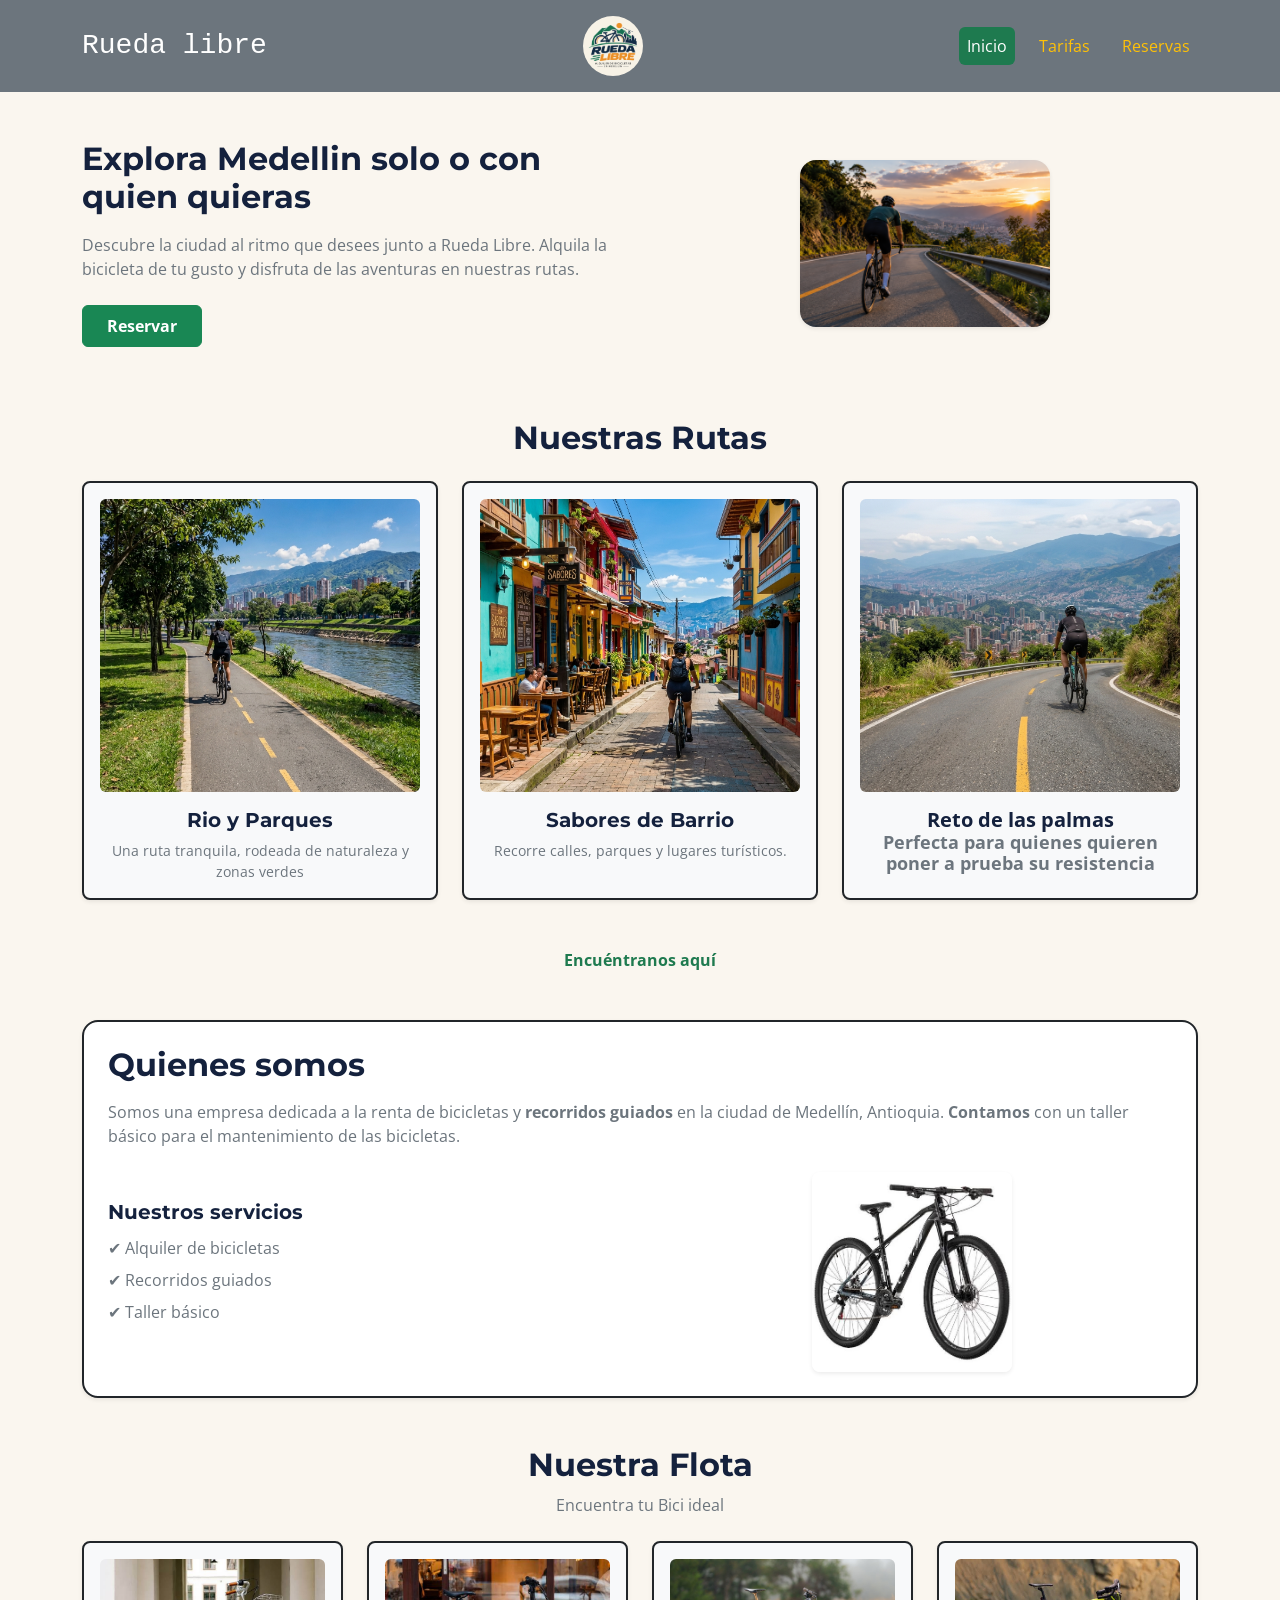
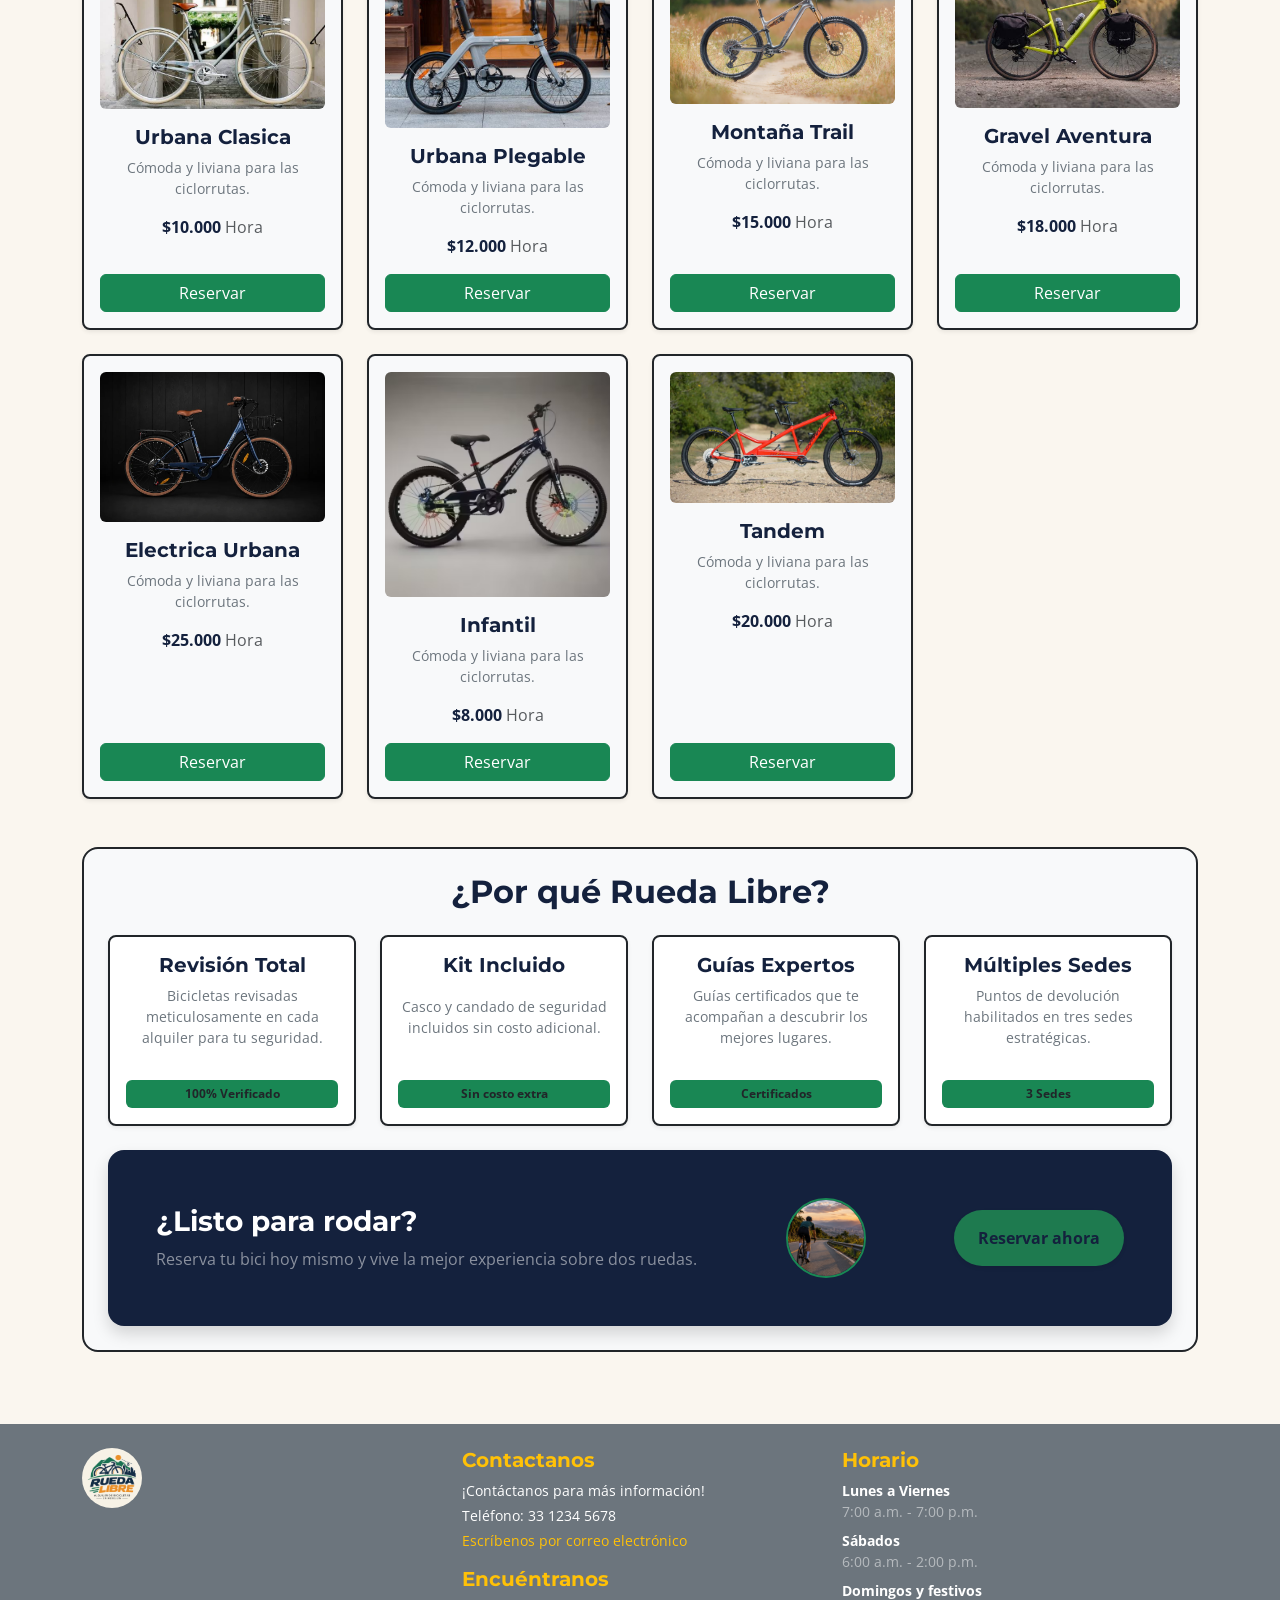
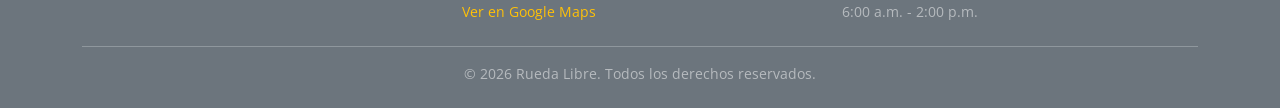
<file: index.html>
<!DOCTYPE html>
<html lang="es">
<head>
    <meta charset="UTF-8">
    <meta name="viewport" content="width=device-width, initial-scale=1.0">
    <title>Rueda Libre | Alquiler de Bicicletas</title>

    <link rel="preconnect" href="https://fonts.googleapis.com">
    <link rel="preconnect" href="https://fonts.gstatic.com" crossorigin>
    <link href="https://fonts.googleapis.com/css2?family=Montserrat:wght@400;700&family=Open+Sans:wght@400;600;700&display=swap" rel="stylesheet">

    <link rel="icon" type="image/png" href="img/Logo.png">
    
    <!-- 1. CSS de Bootstrap 5.3 CDN -->
    <link href="https://cdn.jsdelivr.net/npm/bootstrap@5.3.3/dist/css/bootstrap.min.css" rel="stylesheet" integrity="sha384-QWTKZyjpPEjISv5WaRU9OFeRpok6YctnYmDr5pNlyT2bRjXh0JMhjY6hW+ALEwIH" crossorigin="anonymous">
    
    <!-- Hoja de estilos propia cargada después de Bootstrap -->
    <link rel="stylesheet" href="css/styles.css">
</head>
<body>
    <header class="bg-secondary w-100">
        <section class="container py-3">
            <div class="d-flex flex-column flex-md-row justify-content-between align-items-center gap-3">
                <div class="d-flex flex-column flex-md-row align-items-center text-center text-md-start gap-2">
                    <h1 class="m-0 fs-3 text-white font-monospace">Rueda libre</h1> 
                </div>    
                <img src="img/Logo.png" alt="Logo de Rueda Libre" style="max-width: 60px; height: auto;" class="rounded-circle"> 
                
                <nav>
                    <ul id="menu" class="d-flex flex-column flex-md-row align-items-center justify-content-end list-unstyled m-0 gap-3">
                        <li><a href="index.html" class="activo text-warning text-decoration-none p-2 rounded">Inicio</a></li>
                        <li><a href="paginas/tarifas.html" class="text-warning text-decoration-none p-2 rounded">Tarifas</a></li>
                        <li><a href="paginas/reservas.html" class="text-warning text-decoration-none p-2 rounded">Reservas</a></li>
                    </ul>
                </nav>
            </div>
        </section>
    </header>

    <main class="container py-4">
        <!-- 2. Portada con grilla de Bootstrap -->
        <section class="row align-items-center py-4 mb-5">
            <div class="col-12 col-md-6 text-center text-md-start mb-4 mb-md-0">
                <h2 class="fw-bold mb-3" style="color: #14213D;">Explora Medellin solo o con quien quieras</h2> 
                <p class="text-secondary mb-4">
                    Descubre la ciudad al ritmo que desees junto a Rueda Libre.
                    Alquila la bicicleta de tu gusto y disfruta de las aventuras en nuestras rutas.
                </p>
                <a href="paginas/reservas.html" class="btn btn-success px-4 py-2 fw-bold">Reservar</a>
            </div>

            <div class="col-12 col-md-6 text-center">
                <img src="img/Sunset Cyclist.png" alt="Ciclista al atardecer" class="img-fluid rounded-4 shadow-sm" style="max-width: 250px;">
            </div>
        </section>

        <!-- Galería de Rutas con Grilla -->
        <section class="mb-5">
            <h2 class="text-center fw-bold mb-4" style="color: #14213D;">Nuestras Rutas</h2>

            <div class="row row-cols-1 row-cols-md-3 g-4">
                <div class="col">
                    <article class="card h-100 p-3 border-2 border-dark rounded-3 bg-light shadow-sm text-center">
                        <img src="img/rios.jpeg" class="card-img-top img-fluid rounded mb-3" alt="Rio y Parques">
                        <div class="card-body p-0">
                            <h3 class="card-title h5 fw-bold" style="color: #14213D;">Rio y Parques</h3>
                            <p class="card-text text-secondary small">Una ruta tranquila, rodeada de naturaleza y zonas verdes</p>
                        </div>
                    </article>
                </div>

                <div class="col">
                    <article class="card h-100 p-3 border-2 border-dark rounded-3 bg-light shadow-sm text-center">
                        <img src="img/barrio.jpeg" class="card-img-top img-fluid rounded mb-3" alt="Sabores de Barrio">
                        <div class="card-body p-0">
                            <h3 class="card-title h5 fw-bold" style="color: #14213D;">Sabores de Barrio</h3>
                            <p class="card-text text-secondary small">Recorre calles, parques y lugares turísticos.</p>
                        </div>
                    </article>
                </div>

                <div class="col">
                    <article class="card h-100 p-3 border-2 border-dark rounded-3 bg-light shadow-sm text-center">
                        <img src="img/palmas.jpeg" class="card-img-top img-fluid rounded mb-3" alt="Reto de las palmas">
                        <div class="card-title h5 fw-bold" style="color: #14213D;">Reto de las palmas</h3>
                        <div class="card-body p-0">
                            <p class="card-text text-secondary small">Perfecta para quienes quieren poner a prueba su resistencia</p>
                        </div>
                    </article>
                </div>
            </div>
        </section>

        <div class="text-center mb-5">
            <a href="#encuentranos" class="text-decoration-none fw-bold" style="color: #1E7A4F;">Encuéntranos aquí</a>
        </div>

        <!-- Quiénes somos y Proceso -->
        <section class="mb-5 bg-white p-4 rounded-4 border border-dark border-2 shadow-sm">
            <h2 class="fw-bold mb-3" style="color: #14213D;">Quienes somos</h2>
            <p class="text-secondary mb-4">Somos una empresa dedicada a la renta de bicicletas y <strong>recorridos guiados</strong> en la ciudad de Medellín, Antioquia. <strong>Contamos</strong> con un taller básico para el mantenimiento de las bicicletas.</p>

            <div class="row align-items-center g-4">
                <div class="col-12 col-md-6">
                    <h3 class="h5 fw-bold" style="color: #14213D;">Nuestros servicios</h3>
                    <ul class="list-unstyled text-secondary mb-3">
                        <li class="py-1">✔ Alquiler de bicicletas</li>
                        <li class="py-1">✔ Recorridos guiados</li>
                        <li class="py-1">✔ Taller básico</li>
                    </ul>
                </div>
                <div class="col-12 col-md-6 text-center">
                    <img src="img/bicicleta.jpg" alt="bicicleta disponible" class="img-fluid rounded-3 shadow-sm" style="max-height: 200px;">
                </div>
            </div>
        </section>

        <!-- Sección de la Flota (MiniReto 5) -->
        <section class="mb-5">
            <h2 class="text-center fw-bold mb-2" style="color: #14213D;">Nuestra Flota</h2>
            <p class="text-center text-secondary mb-4">
                Encuentra tu Bici ideal
            </p>

            <div class="row row-cols-1 row-cols-sm-2 row-cols-lg-3 row-cols-xl-4 g-4">
                <div class="col">
                    <article class="card h-100 p-3 border-2 border-dark rounded-3 bg-light shadow-sm text-center">
                        <img src="img/urbclasica.jpg" class="card-img-top img-fluid rounded mb-3" alt="Urbana clasica">
                        <div class="card-body p-0 d-flex flex-column justify-content-between">
                            <h4 class="card-title h5 fw-bold" style="color: #14213D;">Urbana Clasica</h4>
                            <p class="card-text text-secondary small">Cómoda y liviana para las ciclorrutas.</p>
                            <p class="fw-bold mb-3" style="color: #14213D;">$10.000 <span class="fw-normal text-muted fs-6">Hora</span></p>
                            <a class="btn btn-success mt-auto" href="paginas/reservas.html">Reservar</a>
                        </div>
                    </article>
                </div>

                <div class="col">
                    <article class="card h-100 p-3 border-2 border-dark rounded-3 bg-light shadow-sm text-center">
                        <img src="img/urbplegable.jpeg" class="card-img-top img-fluid rounded mb-3" alt="Urbana Plegable">
                        <div class="card-body p-0 d-flex flex-column justify-content-between">
                            <h4 class="card-title h5 fw-bold" style="color: #14213D;">Urbana Plegable</h4>
                            <p class="card-text text-secondary small">Cómoda y liviana para las ciclorrutas.</p>
                            <p class="fw-bold mb-3" style="color: #14213D;">$12.000 <span class="fw-normal text-muted fs-6">Hora</span></p>
                            <a class="btn btn-success mt-auto" href="paginas/reservas.html">Reservar</a>
                        </div>
                    </article>
                </div>

                <div class="col">
                    <article class="card h-100 p-3 border-2 border-dark rounded-3 bg-light shadow-sm text-center">
                        <img src="img/montrail.jpg" class="card-img-top img-fluid rounded mb-3" alt="Montaña Trail">
                        <div class="card-body p-0 d-flex flex-column justify-content-between">
                            <h4 class="card-title h5 fw-bold" style="color: #14213D;">Montaña Trail</h4>
                            <p class="card-text text-secondary small">Cómoda y liviana para las ciclorrutas.</p>
                            <p class="fw-bold mb-3" style="color: #14213D;">$15.000 <span class="fw-normal text-muted fs-6">Hora</span></p>
                            <a class="btn btn-success mt-auto" href="paginas/reservas.html">Reservar</a>
                        </div>
                    </article>
                </div>

                <div class="col">
                    <article class="card h-100 p-3 border-2 border-dark rounded-3 bg-light shadow-sm text-center">
                        <img src="img/graventura.jpeg" class="card-img-top img-fluid rounded mb-3" alt="Gravel Aventura">
                        <div class="card-body p-0 d-flex flex-column justify-content-between">
                            <h4 class="card-title h5 fw-bold" style="color: #14213D;">Gravel Aventura</h4>
                            <p class="card-text text-secondary small">Cómoda y liviana para las ciclorrutas.</p>
                            <p class="fw-bold mb-3" style="color: #14213D;">$18.000 <span class="fw-normal text-muted fs-6">Hora</span></p>
                            <a class="btn btn-success mt-auto" href="paginas/reservas.html">Reservar</a>
                        </div>
                    </article>
                </div>

                <div class="col">
                    <article class="card h-100 p-3 border-2 border-dark rounded-3 bg-light shadow-sm text-center">
                        <img src="img/electrica.jpg" class="card-img-top img-fluid rounded mb-3" alt="Electrica Urbana">
                        <div class="card-body p-0 d-flex flex-column justify-content-between">
                            <h4 class="card-title h5 fw-bold" style="color: #14213D;">Electrica Urbana</h4>
                            <p class="card-text text-secondary small">Cómoda y liviana para las ciclorrutas.</p>
                            <p class="fw-bold mb-3" style="color: #14213D;">$25.000 <span class="fw-normal text-muted fs-6">Hora</span></p>
                            <a class="btn btn-success mt-auto" href="paginas/reservas.html">Reservar</a>
                        </div>
                    </article>
                </div>

                <div class="col">
                    <article class="card h-100 p-3 border-2 border-dark rounded-3 bg-light shadow-sm text-center">
                        <img src="img/infantil.jpg" class="card-img-top img-fluid rounded mb-3" alt="Infantil">
                        <div class="card-body p-0 d-flex flex-column justify-content-between">
                            <h4 class="card-title h5 fw-bold" style="color: #14213D;">Infantil</h4>
                            <p class="card-text text-secondary small">Cómoda y liviana para las ciclorrutas.</p>
                            <p class="fw-bold mb-3" style="color: #14213D;">$8.000 <span class="fw-normal text-muted fs-6">Hora</span></p>
                            <a class="btn btn-success mt-auto" href="paginas/reservas.html">Reservar</a>
                        </div>
                    </article>
                </div>

                <div class="col">
                    <article class="card h-100 p-3 border-2 border-dark rounded-3 bg-light shadow-sm text-center">
                        <img src="img/tandem.jpg" class="card-img-top img-fluid rounded mb-3" alt="Tandem">
                        <div class="card-body p-0 d-flex flex-column justify-content-between">
                            <h4 class="card-title h5 fw-bold" style="color: #14213D;">Tandem</h4>
                            <p class="card-text text-secondary small">Cómoda y liviana para las ciclorrutas.</p>
                            <p class="fw-bold mb-3" style="color: #14213D;">$20.000 <span class="fw-normal text-muted fs-6">Hora</span></p>
                            <a class="btn btn-success mt-auto" href="paginas/reservas.html">Reservar</a>
                        </div>
                    </article>
                </div>
            </div>
        </section>

        <!-- Sección de Beneficios (MiniReto 6) -->
        <section class="py-4 my-5 bg-light rounded-4 border border-dark border-2 p-4">
            <h2 class="text-center fw-bold mb-4" style="color: #14213D;">¿Por qué Rueda Libre?</h2>
            
            <div class="row row-cols-1 row-cols-md-2 row-cols-lg-4 g-4 mb-4">
                <div class="col">
                    <div class="card h-100 p-3 border-2 border-dark rounded-3 bg-white shadow-sm text-center">
                        <div class="card-body p-0 d-flex flex-column justify-content-between">
                            <h3 class="h5 fw-bold" style="color: #14213D;">Revisión Total</h3>
                            <p class="card-text text-secondary small">Bicicletas revisadas meticulosamente en cada alquiler para tu seguridad.</p>
                            <span class="badge bg-success text-dark fw-bold mt-3 py-2">100% Verificado</span>
                        </div>
                    </div>
                </div>

                <div class="col">
                    <div class="card h-100 p-3 border-2 border-dark rounded-3 bg-white shadow-sm text-center">
                        <div class="card-body p-0 d-flex flex-column justify-content-between">
                            <h3 class="h5 fw-bold" style="color: #14213D;">Kit Incluido</h3>
                            <p class="card-text text-secondary small">Casco y candado de seguridad incluidos sin costo adicional.</p>
                            <span class="badge bg-success text-dark fw-bold mt-3 py-2">Sin costo extra</span>
                        </div>
                    </div>
                </div>

                <div class="col">
                    <div class="card h-100 p-3 border-2 border-dark rounded-3 bg-white shadow-sm text-center">
                        <div class="card-body p-0 d-flex flex-column justify-content-between">
                            <h3 class="h5 fw-bold" style="color: #14213D;">Guías Expertos</h3>
                            <p class="card-text text-secondary small">Guías certificados que te acompañan a descubrir los mejores lugares.</p>
                            <span class="badge bg-success text-dark fw-bold mt-3 py-2">Certificados</span>
                        </div>
                    </div>
                </div>

                <div class="col">
                    <div class="card h-100 p-3 border-2 border-dark rounded-3 bg-white shadow-sm text-center">
                        <div class="card-body p-0 d-flex flex-column justify-content-between">
                            <h3 class="h5 fw-bold" style="color: #14213D;">Múltiples Sedes</h3>
                            <p class="card-text text-secondary small">Puntos de devolución habilitados en tres sedes estratégicas.</p>
                            <span class="badge bg-success text-dark fw-bold mt-3 py-2">3 Sedes</span>
                        </div>
                    </div>
                </div>
            </div>

            <!-- Franja final -->
            <div class="p-4 p-md-5 rounded-4 text-white shadow" style="background-color: #14213D;">
                <div class="d-flex flex-column flex-md-row justify-content-between align-items-center gap-4">
                    <div class="text-center text-md-start">
                        <h3 class="fw-bold mb-2 text-white">¿Listo para rodar?</h3>
                        <p class="mb-0 text-white-50">Reserva tu bici hoy mismo y vive la mejor experiencia sobre dos ruedas.</p>
                    </div>
                    <div class="d-none d-md-block">
                        <img src="img/Sunset Cyclist.png" alt="Ciclista decorativo" class="rounded-circle border border-success border-2" style="max-width: 80px; height: 80px; object-fit: cover;">
                    </div>
                    <div>
                        <a href="paginas/reservas.html" class="d-inline-block px-4 py-3 rounded-pill fw-bold text-decoration-none shadow-sm" style="background-color: #1E7A4F; color: #14213D;">
                            Reservar ahora
                        </a>
                    </div>
                </div>
            </div>
        </section>
    </main>

    <footer class="bg-secondary text-white py-4">
        <div class="container">
            <div class="row g-4 align-items-start">
                <div class="col-12 col-md-4 text-center text-md-start">
                    <img src="img/Logo.png" alt="Logo de Rueda Libre" style="max-width: 60px;" class="rounded-circle mb-2"> 
                </div>
                <div class="col-12 col-md-4 text-center text-md-start">
                    <h4 class="h5 text-warning fw-bold">Contactanos</h4>            
                    <p class="small mb-1">¡Contáctanos para más información!</p>
                    <p class="small mb-1">Teléfono: 33 1234 5678</p>
                    <a href="mailto:hola@ruedalibre.com" class="text-warning text-decoration-none small d-block mb-3">Escríbenos por correo electrónico</a>
                    <h4 id="encuentranos" class="h5 text-warning fw-bold">Encuéntranos</h4>
                    <a href="https://www.google.com/maps/place/Taller+rueda+libre+JD/@6.2458504,-75.5557259,18.42z" target="_blank" rel="noopener noreferrer" class="text-warning text-decoration-none small">Ver en Google Maps</a>
                </div>
                <div class="col-12 col-md-4 text-center text-md-start">
                    <h4 class="h5 text-warning fw-bold">Horario</h4>
                    <dl class="small mb-0">
                        <dt>Lunes a Viernes</dt>
                        <dd class="text-white-50">7:00 a.m. - 7:00 p.m.</dd>
                        <dt>Sábados</dt>
                        <dd class="text-white-50">6:00 a.m. - 2:00 p.m.</dd>
                        <dt>Domingos y festivos</dt>
                        <dd class="text-white-50">6:00 a.m. - 2:00 p.m.</dd>    
                    </dl>
                </div>
            </div>
            <hr class="border-light my-3">
            <p class="text-center small text-white-50 m-0">&copy; 2026 Rueda Libre. Todos los derechos reservados.</p>
        </div>
    </footer>

    <!-- 3. Bundle de JavaScript de Bootstrap 5.3 CDN al final -->
    <script src="https://cdn.jsdelivr.net/npm/bootstrap@5.3.3/dist/js/bootstrap.bundle.min.js" integrity="sha384-YvpcrYf0tY3lHB60NNkmXc5s9fDVZLESaAA55NDzOxhy9GkcIdslK1eN7N6jIeHz" crossorigin="anonymous"></script>
</body>
</html>
</file>
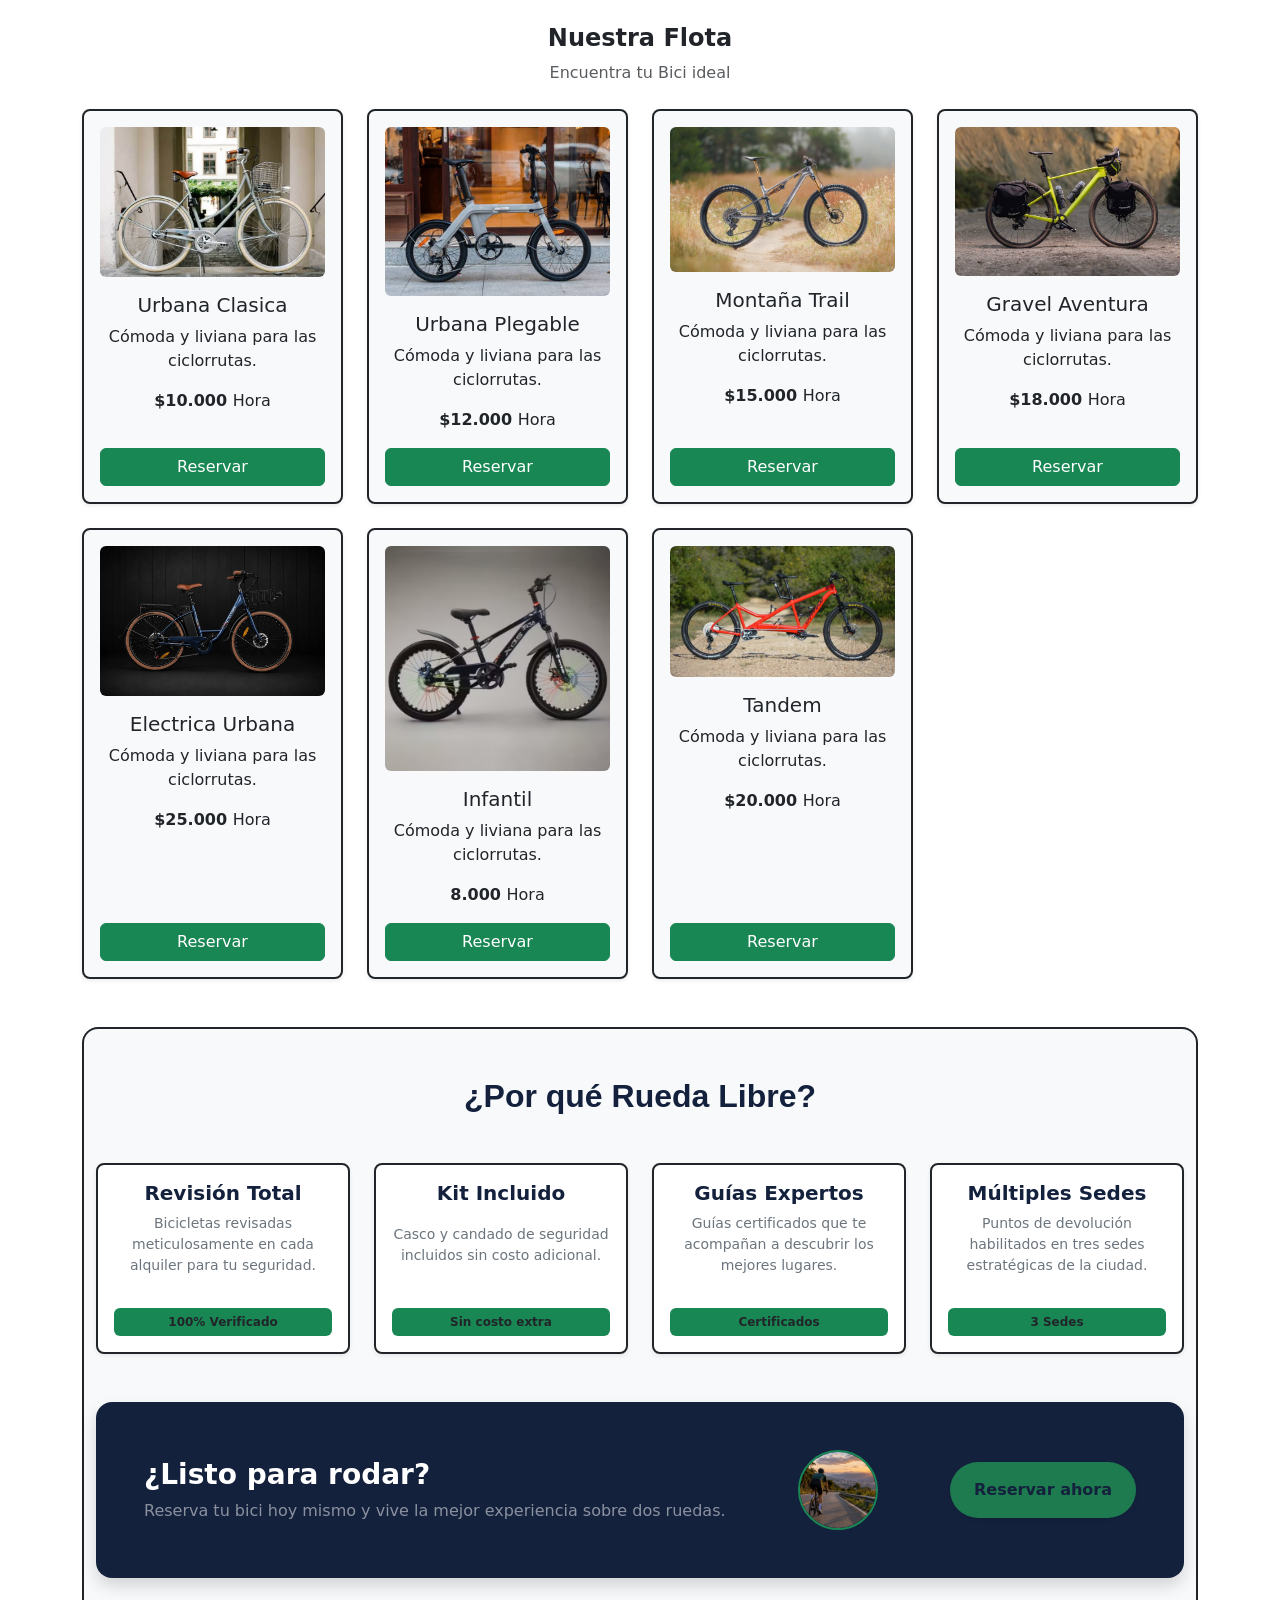
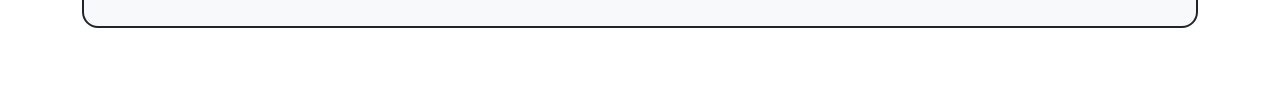
<file: pruebacatalogoboostrap.html>
<!DOCTYPE html>
<html lang="es">
<head>
    <meta charset="UTF-8">
    <meta name="viewport" content="width=device-width, initial-scale=1.0">
    <title>Prueba de Flota - Bootstrap 5</title>
    <!-- CSS de Bootstrap 5.3 CDN -->
    <link href="https://cdn.jsdelivr.net/npm/bootstrap@5.3.3/dist/css/bootstrap.min.css" rel="stylesheet" integrity="sha384-QWTKZyjpPEjISv5WaRU9OFeRpok6YctnYmDr5pNlyT2bRjXh0JMhjY6hW+ALEwIH" crossorigin="anonymous">
</head>
<body>
    <main class="container py-4">
        <section class="flota">
            <h4 class="text-center fw-bold">Nuestra Flota</h4>
            <p class="text-center text-muted mb-4">
                Encuentra tu Bici ideal
            </p>

            <!-- Grilla de Bootstrap: 1 col (celular), 2 col (sm), 3 col (lg), 4 col (xl) -->
            <div class="row row-cols-1 row-cols-sm-2 row-cols-lg-3 row-cols-xl-4 g-4">
                
                <div class="col">
                    <article class="card h-100 p-3 border-2 border-dark rounded-3 bg-light shadow-sm text-center">
                        <img src="../img/urbclasica.jpg" class="card-img-top img-fluid rounded mb-3" alt="Urbana clasica">
                        <div class="card-body p-0 d-flex flex-column justify-content-between">
                            <h4 class="card-title h5">Urbana Clasica</h4>
                            <p class="card-text">Cómoda y liviana para las ciclorrutas.</p>
                            <p class="fw-bold mb-3">$10.000 <span class="fw-normal fs-6">Hora</span></p>
                            <a class="btn btn-success mt-auto" href="../paginas/reservas.html">Reservar</a>
                        </div>
                    </article>
                </div>

                <div class="col">
                    <article class="card h-100 p-3 border-2 border-dark rounded-3 bg-light shadow-sm text-center">
                        <img src="../img/urbplegable.jpeg" class="card-img-top img-fluid rounded mb-3" alt="Urbana Plegable">
                        <div class="card-body p-0 d-flex flex-column justify-content-between">
                            <h4 class="card-title h5">Urbana Plegable</h4>
                            <p class="card-text">Cómoda y liviana para las ciclorrutas.</p>
                            <p class="fw-bold mb-3">$12.000 <span class="fw-normal fs-6">Hora</span></p>
                            <a class="btn btn-success mt-auto" href="../paginas/reservas.html">Reservar</a>
                        </div>
                    </article>
                </div>

                <div class="col">
                    <article class="card h-100 p-3 border-2 border-dark rounded-3 bg-light shadow-sm text-center">
                        <img src="../img/montrail.jpg" class="card-img-top img-fluid rounded mb-3" alt="Montaña Trail">
                        <div class="card-body p-0 d-flex flex-column justify-content-between">
                            <h4 class="card-title h5">Montaña Trail</h4>
                            <p class="card-text">Cómoda y liviana para las ciclorrutas.</p>
                            <p class="fw-bold mb-3">$15.000 <span class="fw-normal fs-6">Hora</span></p>
                            <a class="btn btn-success mt-auto" href="../paginas/reservas.html">Reservar</a>
                        </div>
                    </article>
                </div>

                <div class="col">
                    <article class="card h-100 p-3 border-2 border-dark rounded-3 bg-light shadow-sm text-center">
                        <img src="../img/graventura.jpeg" class="card-img-top img-fluid rounded mb-3" alt="Gravel Aventura">
                        <div class="card-body p-0 d-flex flex-column justify-content-between">
                            <h4 class="card-title h5">Gravel Aventura</h4>
                            <p class="card-text">Cómoda y liviana para las ciclorrutas.</p>
                            <p class="fw-bold mb-3">$18.000 <span class="fw-normal fs-6">Hora</span></p>
                            <a class="btn btn-success mt-auto" href="../paginas/reservas.html">Reservar</a>
                        </div>
                    </article>
                </div>

                <div class="col">
                    <article class="card h-100 p-3 border-2 border-dark rounded-3 bg-light shadow-sm text-center">
                        <img src="../img/electrica.jpg" class="card-img-top img-fluid rounded mb-3" alt="Electrica Urbana">
                        <div class="card-body p-0 d-flex flex-column justify-content-between">
                            <h4 class="card-title h5">Electrica Urbana</h4>
                            <p class="card-text">Cómoda y liviana para las ciclorrutas.</p>
                            <p class="fw-bold mb-3">$25.000 <span class="fw-normal fs-6">Hora</span></p>
                            <a class="btn btn-success mt-auto" href="../paginas/reservas.html">Reservar</a>
                        </div>
                    </article>
                </div>

                <div class="col">
                    <article class="card h-100 p-3 border-2 border-dark rounded-3 bg-light shadow-sm text-center">
                        <img src="../img/infantil.jpg" class="card-img-top img-fluid rounded mb-3" alt="Infantil">
                        <div class="card-body p-0 d-flex flex-column justify-content-between">
                            <h4 class="card-title h5">Infantil</h4>
                            <p class="card-text">Cómoda y liviana para las ciclorrutas.</p>
                            <p class="fw-bold mb-3">8.000 <span class="fw-normal fs-6">Hora</span></p>
                            <a class="btn btn-success mt-auto" href="../paginas/reservas.html">Reservar</a>
                        </div>
                    </article>
                </div>

                <div class="col">
                    <article class="card h-100 p-3 border-2 border-dark rounded-3 bg-light shadow-sm text-center">
                        <img src="../img/tandem.jpg" class="card-img-top img-fluid rounded mb-3" alt="Tandem">
                        <div class="card-body p-0 d-flex flex-column justify-content-between">
                            <h4 class="card-title h5">Tandem</h4>
                            <p class="card-text">Cómoda y liviana para las ciclorrutas.</p>
                            <p class="fw-bold mb-3">$20.000 <span class="fw-normal fs-6">Hora</span></p>
                            <a class="btn btn-success mt-auto" href="../paginas/reservas.html">Reservar</a>
                        </div>
                    </article>
                </div>

            </div>
        </section>



        <!-- =========================================
             SECCIÓN: ¿POR QUÉ RUEDA LIBRE?
             ========================================= -->
        <section class="py-5 bg-light my-5 rounded-4 border border-dark border-2">
            <div class="container">
                
                <!-- Título principal centrado -->
                <h2 class="text-center fw-bold mb-5" style="color: #14213D; font-family: 'Montserrat', sans-serif;">
                    ¿Por qué Rueda Libre?
                </h2>

                <!-- Grilla de los 4 beneficios: 1 col (celular), 2 col (md), 4 col (lg) -->
                <div class="row row-cols-1 row-cols-md-2 row-cols-lg-4 g-4 mb-5">
                    
                    <!-- Beneficio 1 -->
                    <div class="col">
                        <div class="card h-100 p-3 border-2 border-dark rounded-3 bg-white shadow-sm text-center">
                            <div class="card-body p-0 d-flex flex-column justify-content-between">
                                <h3 class="h5 fw-bold" style="color: #14213D;">Revisión Total</h3>
                                <p class="card-text text-secondary small">Bicicletas revisadas meticulosamente en cada alquiler para tu seguridad.</p>
                                <span class="badge bg-success text-dark fw-bold mt-3 py-2">100% Verificado</span>
                            </div>
                        </div>
                    </div>

                    <!-- Beneficio 2 -->
                    <div class="col">
                        <div class="card h-100 p-3 border-2 border-dark rounded-3 bg-white shadow-sm text-center">
                            <div class="card-body p-0 d-flex flex-column justify-content-between">
                                <h3 class="h5 fw-bold" style="color: #14213D;">Kit Incluido</h3>
                                <p class="card-text text-secondary small">Casco y candado de seguridad incluidos sin costo adicional.</p>
                                <span class="badge bg-success text-dark fw-bold mt-3 py-2">Sin costo extra</span>
                            </div>
                        </div>
                    </div>

                    <!-- Beneficio 3 -->
                    <div class="col">
                        <div class="card h-100 p-3 border-2 border-dark rounded-3 bg-white shadow-sm text-center">
                            <div class="card-body p-0 d-flex flex-column justify-content-between">
                                <h3 class="h5 fw-bold" style="color: #14213D;">Guías Expertos</h3>
                                <p class="card-text text-secondary small">Guías certificados que te acompañan a descubrir los mejores lugares.</p>
                                <span class="badge bg-success text-dark fw-bold mt-3 py-2">Certificados</span>
                            </div>
                        </div>
                    </div>

                    <!-- Beneficio 4 -->
                    <div class="col">
                        <div class="card h-100 p-3 border-2 border-dark rounded-3 bg-white shadow-sm text-center">
                            <div class="card-body p-0 d-flex flex-column justify-content-between">
                                <h3 class="h5 fw-bold" style="color: #14213D;">Múltiples Sedes</h3>
                                <p class="card-text text-secondary small">Puntos de devolución habilitados en tres sedes estratégicas de la ciudad.</p>
                                <span class="badge bg-success text-dark fw-bold mt-3 py-2">3 Sedes</span>
                            </div>
                        </div>
                    </div>

                </div>

                <!-- =========================================
                     FRANJA FINAL: ¿LISTO PARA RODAR?
                     ========================================= -->
                <div class="p-4 p-md-5 rounded-4 text-white shadow" style="background-color: #14213D;">
                    <!-- Flexbox: Columna en celulares, fila desde pantallas md, alineado y con separación -->
                    <div class="d-flex flex-column flex-md-row justify-content-between align-items-center gap-4">
                        
                        <!-- Texto de la franja -->
                        <div class="text-center text-md-start">
                            <h3 class="fw-bold mb-2 text-white">¿Listo para rodar?</h3>
                            <p class="mb-0 text-white-50">Reserva tu bici hoy mismo y vive la mejor experiencia sobre dos ruedas.</p>
                        </div>

                        <!-- Elemento decorativo (oculto en celular, visible desde md) -->
                        <div class="d-none d-md-block">
                            <img src="../img/Sunset Cyclist.png" alt="Ciclista decorativo" class="rounded-circle border border-success border-2" style="max-width: 80px; height: 80px; object-fit: cover;">
                        </div>

                        <!-- Enlace destacado (sin componentes de botón, solo utilidades de color y espaciado) -->
                        <div>
                            <a href="../paginas/reservas.html" class="d-inline-block px-4 py-3 rounded-pill fw-bold text-decoration-none shadow-sm" style="background-color: #1E7A4F; color: #14213D; transition: opacity 0.2s;">
                                Reservar ahora
                            </a>
                        </div>

                    </div>
                </div>

            </div>
        </section>
    </main>

    <!-- JS Bundle de Bootstrap 5.3 CDN -->
    <script src="https://cdn.jsdelivr.net/npm/bootstrap@5.3.3/dist/js/bootstrap.bundle.min.js" integrity="sha384-YvpcrYf0tY3lHB60NNkmXc5s9fDVZLESaAA55NDzOxhy9GkcIdslK1eN7N6jIeHz" crossorigin="anonymous"></script>
</body>
</html>
</file>
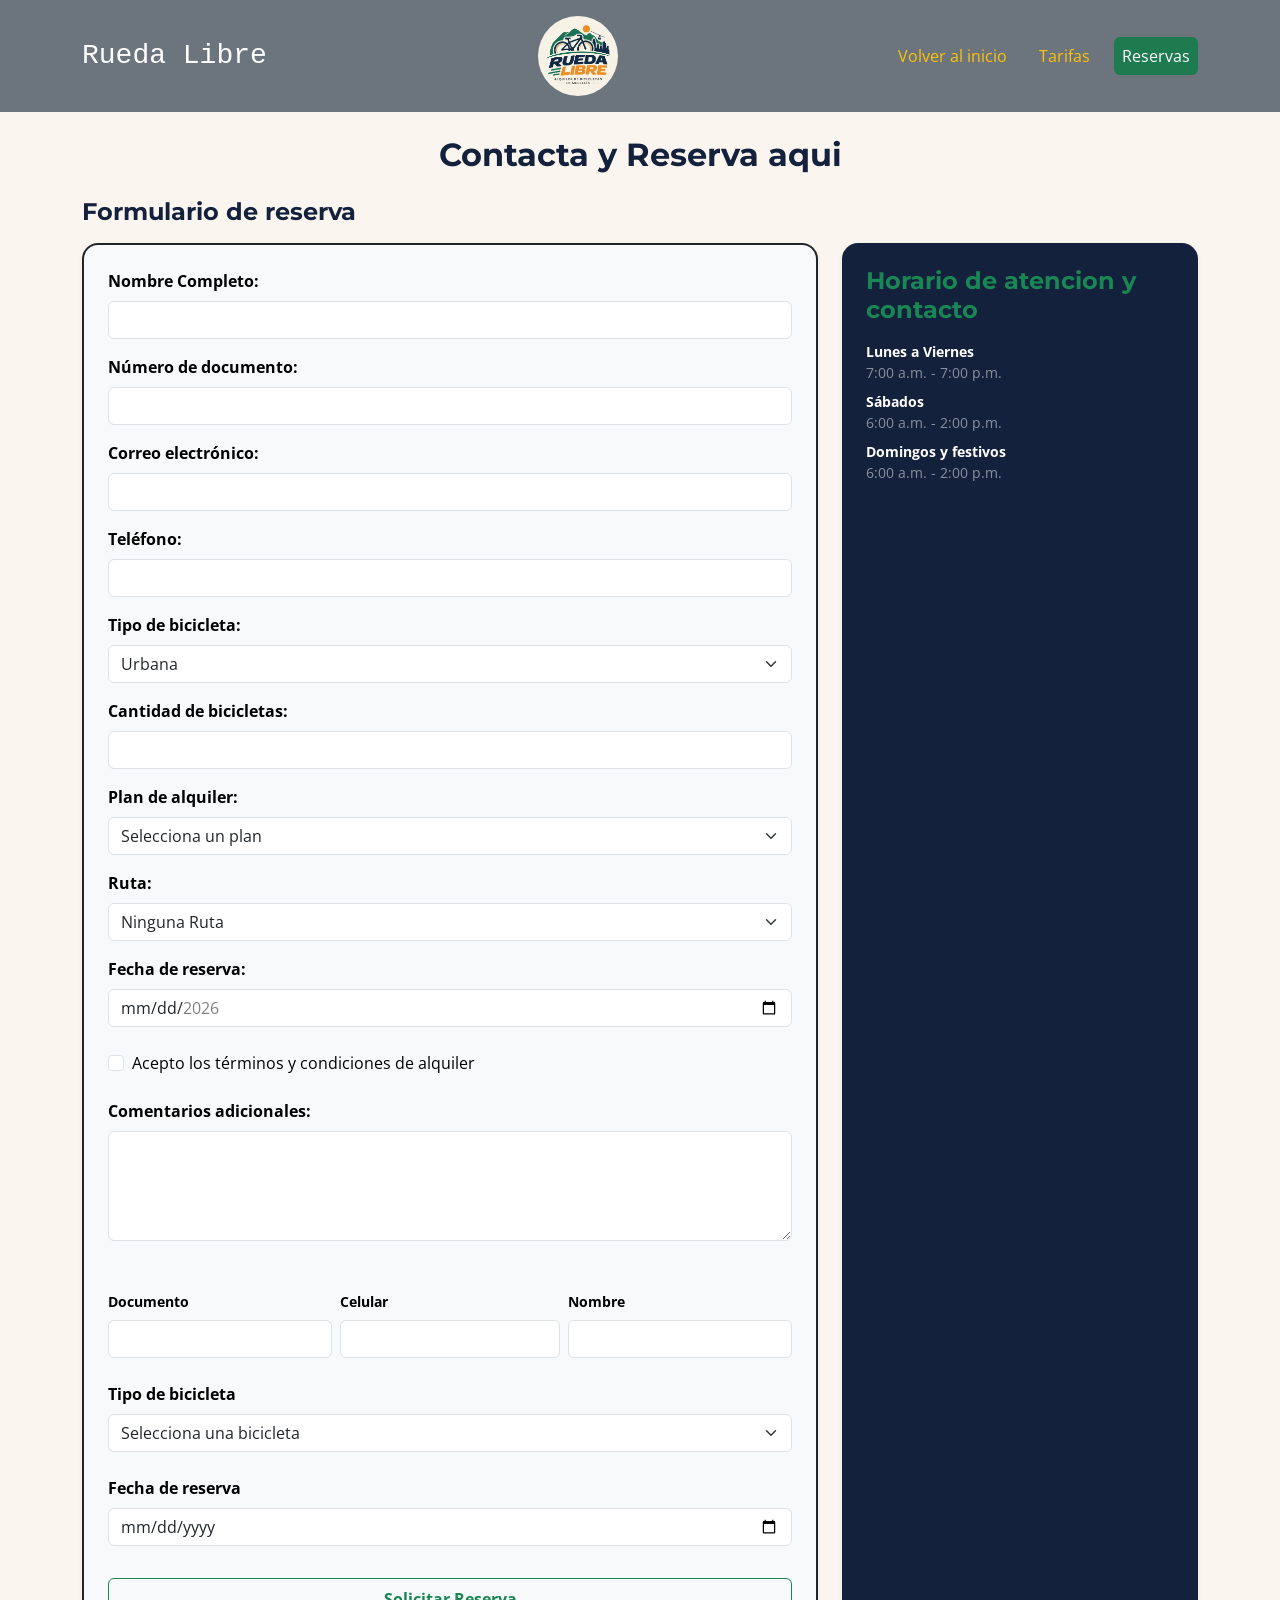
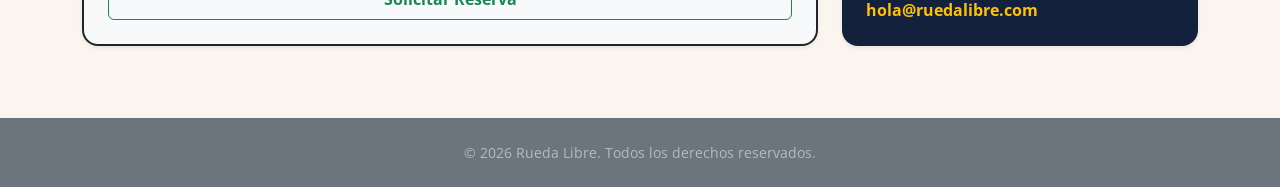
<file: paginas/reservas.html>
<!DOCTYPE html>
<html lang="es">
<head>
    <meta charset="UTF-8">
    <meta name="viewport" content="width=device-width, initial-scale=1.0">
    <title>Reservas</title>

    <link rel="preconnect" href="https://fonts.googleapis.com">
    <link rel="preconnect" href="https://fonts.gstatic.com" crossorigin>

    <link href="https://fonts.googleapis.com/css2?family=Montserrat:wght@400;700&family=Open+Sans:wght@400;600;700&display=swap" rel="stylesheet">

    <link rel="icon" type="image/png" href="../img/Logo.png">
    
    <!-- Bootstrap 5.3 CDN -->
    <link href="https://cdn.jsdelivr.net/npm/bootstrap@5.3.3/dist/css/bootstrap.min.css" rel="stylesheet" integrity="sha384-QWTKZyjpPEjISv5WaRU9OFeRpok6YctnYmDr5pNlyT2bRjXh0JMhjY6hW+ALEwIH" crossorigin="anonymous">
    
    <link rel="stylesheet" href="../css/styles.css">
</head>
<body>
    
    <header class="bg-secondary w-100">
        <section class="container py-3">
            <div class="d-flex flex-column flex-md-row justify-content-between align-items-center gap-3">
                <div class="d-flex flex-column flex-md-row align-items-center text-center text-md-start gap-2">
                    <h1 class="m-0 fs-3 text-white font-monospace">Rueda Libre</h1>
                </div>

                <img src="../img/Logo.png" alt="Logo de Rueda Libre" style="max-width: 80px; height: auto;" class="rounded-circle">
                <nav>
                    <ul id="menu" class="d-flex flex-column flex-md-row align-items-center justify-content-end list-unstyled m-0 gap-3">
                        <li><a href="../index.html" class="text-warning text-decoration-none p-2 rounded">Volver al inicio</a></li>
                        <li><a href="tarifas.html" class="text-warning text-decoration-none p-2 rounded">Tarifas</a></li>
                        <li><a href="reservas.html" class="activo text-warning text-decoration-none p-2 rounded">Reservas</a></li>
                    </ul>
                </nav>
            </div>
        </section>
    </header>
    
    <main class="container py-4">
        <section class="text-center mb-4">
            <h2 class="fw-bold" style="color: #14213D;">Contacta y Reserva aqui</h2>
        </section>

        <section>
            <h3 class="h4 fw-bold mb-3" style="color: #14213D;">Formulario de reserva</h3>
            
            <!-- Estructura original en grilla de Bootstrap (8 cols para el form, 4 para la tarjeta de contacto desde md) -->
            <div class="reservas-layout row g-4">
                
                <!-- Columna Formulario -->
                <div class="col-12 col-md-8">
                    <div class="bg-light p-4 rounded-4 border border-dark border-2 shadow-sm">
                        <form action="#" method="post" class="d-flex flex-column gap-3">
                            
                            <div class="campo">
                                <label for="nombre" class="form-label fw-bold">Nombre Completo:</label>
                                <input type="text" id="nombre" name="nombre" class="form-control" required minlength="3" pattern="[A-Za-z\s]">
                            </div>

                            <div class="campo">
                                <label for="documento" class="form-label fw-bold">Número de documento:</label>
                                <input type="tel" id="documento" name="documento" class="form-control" required pattern="[0-9]{10}" title="ingresa entre 6 y 10 digitos numeros sin espacios ni texto">
                            </div>

                            <div class="campo">
                                <label for="email" class="form-label fw-bold">Correo electrónico:</label>
                                <input type="email" id="email" name="email" class="form-control" required>
                            </div>

                            <div class="campo">
                                <label for="telefono" class="form-label fw-bold">Teléfono:</label>
                                <input type="tel" id="telefono" name="telefono" class="form-control" required pattern="3[0-9]{9}" title="Ingrese 10 digitos empezando con 3">
                            </div>

                            <div class="campo">
                                <label for="bicicleta" class="form-label fw-bold">Tipo de bicicleta:</label>
                                <select id="bicicleta" name="bicicleta" class="form-select">
                                    <option value="urbana">Urbana</option>
                                    <option value="montaña">Montaña</option>
                                    <option value="electrica">Eléctrica</option>
                                </select>
                            </div>

                            <div class="campo">
                                <label for="cantidad" class="form-label fw-bold">Cantidad de bicicletas:</label>
                                <input type="number" id="cantidad" name="cantidad" class="form-control" required min="1" max="6">
                            </div>   

                            <div class="campo">
                                <label for="plan" class="form-label fw-bold">Plan de alquiler:</label>
                                <select id="plan" name="plan" class="form-select" required>
                                    <option value="Selecciona un plan">Selecciona un plan</option>
                                    <option value="1hora">1 Hora</option>
                                    <option value="medio_dia">Medio día</option>
                                    <option value="dia_completo">Día completo</option>
                                </select>
                            </div>

                            <div class="campo">
                                <label for="ruta" class="form-label fw-bold">Ruta:</label>
                                <select id="ruta" name="ruta" class="form-select" required>
                                    <option value="Ninguna Ruta">Ninguna Ruta</option>
                                    <option value="Rio y parques">Río y parques</option>
                                    <option value="Sabores de barrio">Sabores de barrio</option>
                                    <option value="Retos las palmas">Retos las palmas</option>
                                </select>
                            </div>

                            <div class="campo">
                                <label for="fecha" class="form-label fw-bold">Fecha de reserva:</label>
                                <input type="date" id="fecha" name="fecha" class="form-control" required min="2026-11-01" max="2026-12-31">
                            </div>
                            
                            <div class="form-check my-2">
                                <input type="checkbox" id="terminos" name="terminos" class="form-check-input" required>
                                <label for="terminos" class="form-check-label">Acepto los términos y condiciones de alquiler</label>
                            </div>
                        
                            <div class="campo">
                                <label for="comentarios" class="form-label fw-bold">Comentarios adicionales:</label>
                                <textarea id="comentarios" name="comentarios" class="form-control" rows="4" maxlength="300"></textarea>
                            </div>

                            
                        
                            <!-- Bloques adicionales originales respetados -->
                            <div class="campos-fila row g-3 m-0 p-0 mt-3">
                                <div class="campo col-12 col-sm-4 p-0 pe-sm-1">
                                    <label for="documento2" class="form-label fw-bold small">Documento</label>
                                    <input type="text" id="documento2" name="documento" class="form-control" required>
                                </div>
                                <div class="campo col-12 col-sm-4 p-0 px-sm-1">
                                    <label for="celular" class="form-label fw-bold small">Celular</label>
                                    <input type="tel" id="celular" name="celular" class="form-control" required>
                                </div>
                                <div class="campo col-12 col-sm-4 p-0 ps-sm-1">
                                    <label for="nombre2" class="form-label fw-bold small">Nombre</label>
                                    <input type="text" id="nombre2" name="nombre" class="form-control" required>
                                </div>
                            </div>

                            <div class="campo mt-2">
                                <label for="bicicleta2" class="form-label fw-bold">Tipo de bicicleta</label>
                                <select id="bicicleta2" name="bicicleta" class="form-select" required>
                                    <option value="">Selecciona una bicicleta</option>
                                    <option value="urbana">Urbana Clásica</option>
                                    <option value="plegable">Urbana Plegable</option>
                                    <option value="montana">Montaña Trail</option>
                                    <option value="gravel">Gravel Aventura</option>
                                    <option value="electrica">Eléctrica Urbana</option>
                                    <option value="infantil">Infantil</option>
                                    <option value="tandem">Tándem</option>
                                </select>
                            </div>

                            <div class="campo mt-2">
                                <label for="fecha2" class="form-label fw-bold">Fecha de reserva</label>
                                <input type="date" id="fecha2" name="fecha" class="form-control" required>
                            </div>

                            <button type="submit" class="boton-reservar btn btn-outline-success fw-bold py-2 mt-3">
                                Solicitar Reserva
                            </button>
                        </form>
                    </div>
                </div>

                <!-- Columna Tarjeta de Contacto / Horario -->
                <div class="col-12 col-md-4">
                    <aside class="tarjeta p-4 rounded-4 text-white shadow-sm h-100 d-flex flex-column justify-content-between" style="background-color: #14213D;">
                        <div>
                            <h3 class="h4 fw-bold text-success mb-3">Horario de atencion y contacto</h3>
                            <dl class="small text-white-50 mb-4">
                                <dt class="text-white">Lunes a Viernes</dt>
                                <dd>7:00 a.m. - 7:00 p.m.</dd>
                                <dt class="text-white">Sábados</dt>
                                <dd>6:00 a.m. - 2:00 p.m.</dd>
                                <dt class="text-white">Domingos y festivos</dt>
                                <dd>6:00 a.m. - 2:00 p.m.</dd>    
                            </dl>
                        </div>

                        <div>
                            <a href="mailto:hola@ruedalibre.com" class="text-warning text-decoration-none fw-bold">
                                hola@ruedalibre.com
                            </a>
                        </div>
                    </aside>
                </div>

            </div> 
        </section>
    </main>

    <footer class="pdp bg-secondary text-white py-4 mt-5">
        <div class="container text-center">
            <p class="small text-white-50 m-0">© 2026 Rueda Libre. Todos los derechos reservados.</p>
        </div>
    </footer>

    <!-- Bootstrap 5.3 JS Bundle CDN -->
    <script src="https://cdn.jsdelivr.net/npm/bootstrap@5.3.3/dist/js/bootstrap.bundle.min.js" integrity="sha384-YvpcrYf0tY3lHB60NNkmXc5s9fDVZLESaAA55NDzOxhy9GkcIdslK1eN7N6jIeHz" crossorigin="anonymous"></script>
</body>
</html>
</file>
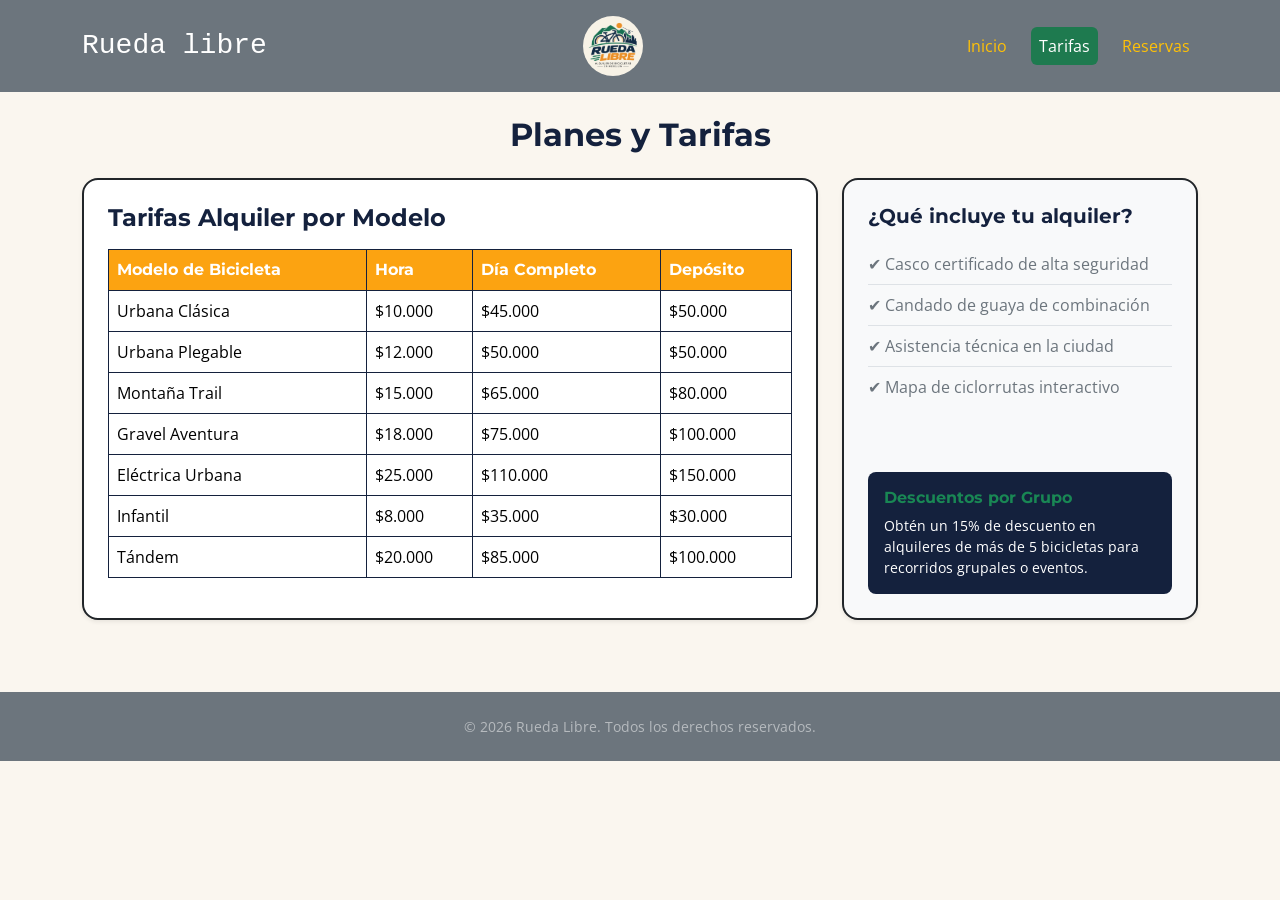
<file: paginas/tarifas.html>
<!DOCTYPE html>
<html lang="es">
<head>
    <meta charset="UTF-8">
    <meta name="viewport" content="width=device-width, initial-scale=1.0">
    <title>Tarifas | Rueda Libre</title>

    <link rel="preconnect" href="https://fonts.googleapis.com">
    <link rel="preconnect" href="https://fonts.gstatic.com" crossorigin>
    <link href="https://fonts.googleapis.com/css2?family=Montserrat:wght@400;700&family=Open+Sans:wght@400;600;700&display=swap" rel="stylesheet">

    <link rel="icon" type="image/png" href="../img/Logo.png">
    
    <!-- Bootstrap 5.3 CDN -->
    <link href="https://cdn.jsdelivr.net/npm/bootstrap@5.3.3/dist/css/bootstrap.min.css" rel="stylesheet" integrity="sha384-QWTKZyjpPEjISv5WaRU9OFeRpok6YctnYmDr5pNlyT2bRjXh0JMhjY6hW+ALEwIH" crossorigin="anonymous">
    <!-- Estilos propios (Identidad visual) -->
    <link rel="stylesheet" href="../css/styles.css">
</head>
<body>
    <header class="bg-secondary w-100">
        <section class="container py-3">
            <div class="d-flex flex-column flex-md-row justify-content-between align-items-center gap-3">
                <div class="d-flex flex-column flex-md-row align-items-center text-center text-md-start gap-2">
                    <h1 class="m-0 fs-3 text-white font-monospace">Rueda libre</h1> 
                </div>    
                <img src="../img/Logo.png" alt="Logo de Rueda Libre" style="max-width: 60px; height: auto;" class="rounded-circle"> 
                
                <nav>
                    <ul id="menu" class="d-flex flex-column flex-md-row align-items-center justify-content-end list-unstyled m-0 gap-3">
                        <li><a href="../index.html" class="text-warning text-decoration-none p-2 rounded">Inicio</a></li>
                        <li><a href="tarifas.html" class="activo text-warning text-decoration-none p-2 rounded">Tarifas</a></li>
                        <li><a href="reservas.html" class="text-warning text-decoration-none p-2 rounded">Reservas</a></li>
                    </ul>
                </nav>
            </div>
        </section>
    </header>

    <main class="container py-4">
        <h2 class="text-center fw-bold mb-4" style="color: #14213D;">Planes y Tarifas</h2>

        <!-- Layout en 2 columnas a partir de lg (8 cols / 4 cols) -->
        <div class="row g-4 mb-5">
            <!-- Columna principal: Tabla de Tarifas -->
            <div class="col-12 col-lg-8">
                <div class="bg-white p-4 rounded-4 border border-dark border-2 shadow-sm">
                    <h3 class="h4 fw-bold mb-3" style="color: #14213D;">Tarifas Alquiler por Modelo</h3>
                    <div class="table-responsive">
                        <table class="table align-middle">
                            <thead>
                                <tr>
                                    <th>Modelo de Bicicleta</th>
                                    <th>Hora</th>
                                    <th>Día Completo</th>
                                    <th>Depósito</th>
                                </tr>
                            </thead>
                            <tbody>
                                <tr>
                                    <td>Urbana Clásica</td>
                                    <td>$10.000</td>
                                    <td>$45.000</td>
                                    <td>$50.000</td>
                                </tr>
                                <tr>
                                    <td>Urbana Plegable</td>
                                    <td>$12.000</td>
                                    <td>$50.000</td>
                                    <td>$50.000</td>
                                </tr>
                                <tr>
                                    <td>Montaña Trail</td>
                                    <td>$15.000</td>
                                    <td>$65.000</td>
                                    <td>$80.000</td>
                                </tr>
                                <tr>
                                    <td>Gravel Aventura</td>
                                    <td>$18.000</td>
                                    <td>$75.000</td>
                                    <td>$100.000</td>
                                </tr>
                                <tr>
                                    <td>Eléctrica Urbana</td>
                                    <td>$25.000</td>
                                    <td>$110.000</td>
                                    <td>$150.000</td>
                                </tr>
                                <tr>
                                    <td>Infantil</td>
                                    <td>$8.000</td>
                                    <td>$35.000</td>
                                    <td>$30.000</td>
                                </tr>
                                <tr>
                                    <td>Tándem</td>
                                    <td>$20.000</td>
                                    <td>$85.000</td>
                                    <td>$100.000</td>
                                </tr>
                            </tbody>
                        </table>
                    </div>
                </div>
            </div>

            <!-- Columna secundaria: Información complementaria -->
            <div class="col-12 col-lg-4">
                <div class="card border-2 border-dark rounded-4 bg-light p-4 shadow-sm h-100">
                    <h3 class="h5 fw-bold mb-3" style="color: #14213D;">¿Qué incluye tu alquiler?</h3>
                    <ul class="list-unstyled text-secondary mb-4">
                        <li class="py-2 border-bottom">✔ Casco certificado de alta seguridad</li>
                        <li class="py-2 border-bottom">✔ Candado de guaya de combinación</li>
                        <li class="py-2 border-bottom">✔ Asistencia técnica en la ciudad</li>
                        <li class="py-2">✔ Mapa de ciclorrutas interactivo</li>
                    </ul>   

                    <div class="mt-auto p-3 rounded-3 text-white" style="background-color: #14213D;">
                        <h4 class="h6 fw-bold text-success mb-2">Descuentos por Grupo</h4>
                        <p class="small mb-0">Obtén un 15% de descuento en alquileres de más de 5 bicicletas para recorridos grupales o eventos.</p>
                    </div>
                </div>
            </div>
        </div>
    </main>

    <footer class="bg-secondary text-white py-4">
        <div class="container text-center">
            <p class="small text-white-50 m-0">&copy; 2026 Rueda Libre. Todos los derechos reservados.</p>
        </div>
    </footer>

    <script src="https://cdn.jsdelivr.net/npm/bootstrap@5.3.3/dist/js/bootstrap.bundle.min.js" integrity="sha384-YvpcrYf0tY3lHB60NNkmXc5s9fDVZLESaAA55NDzOxhy9GkcIdslK1eN7N6jIeHz" crossorigin="anonymous"></script>
</body>
</html>
</file>
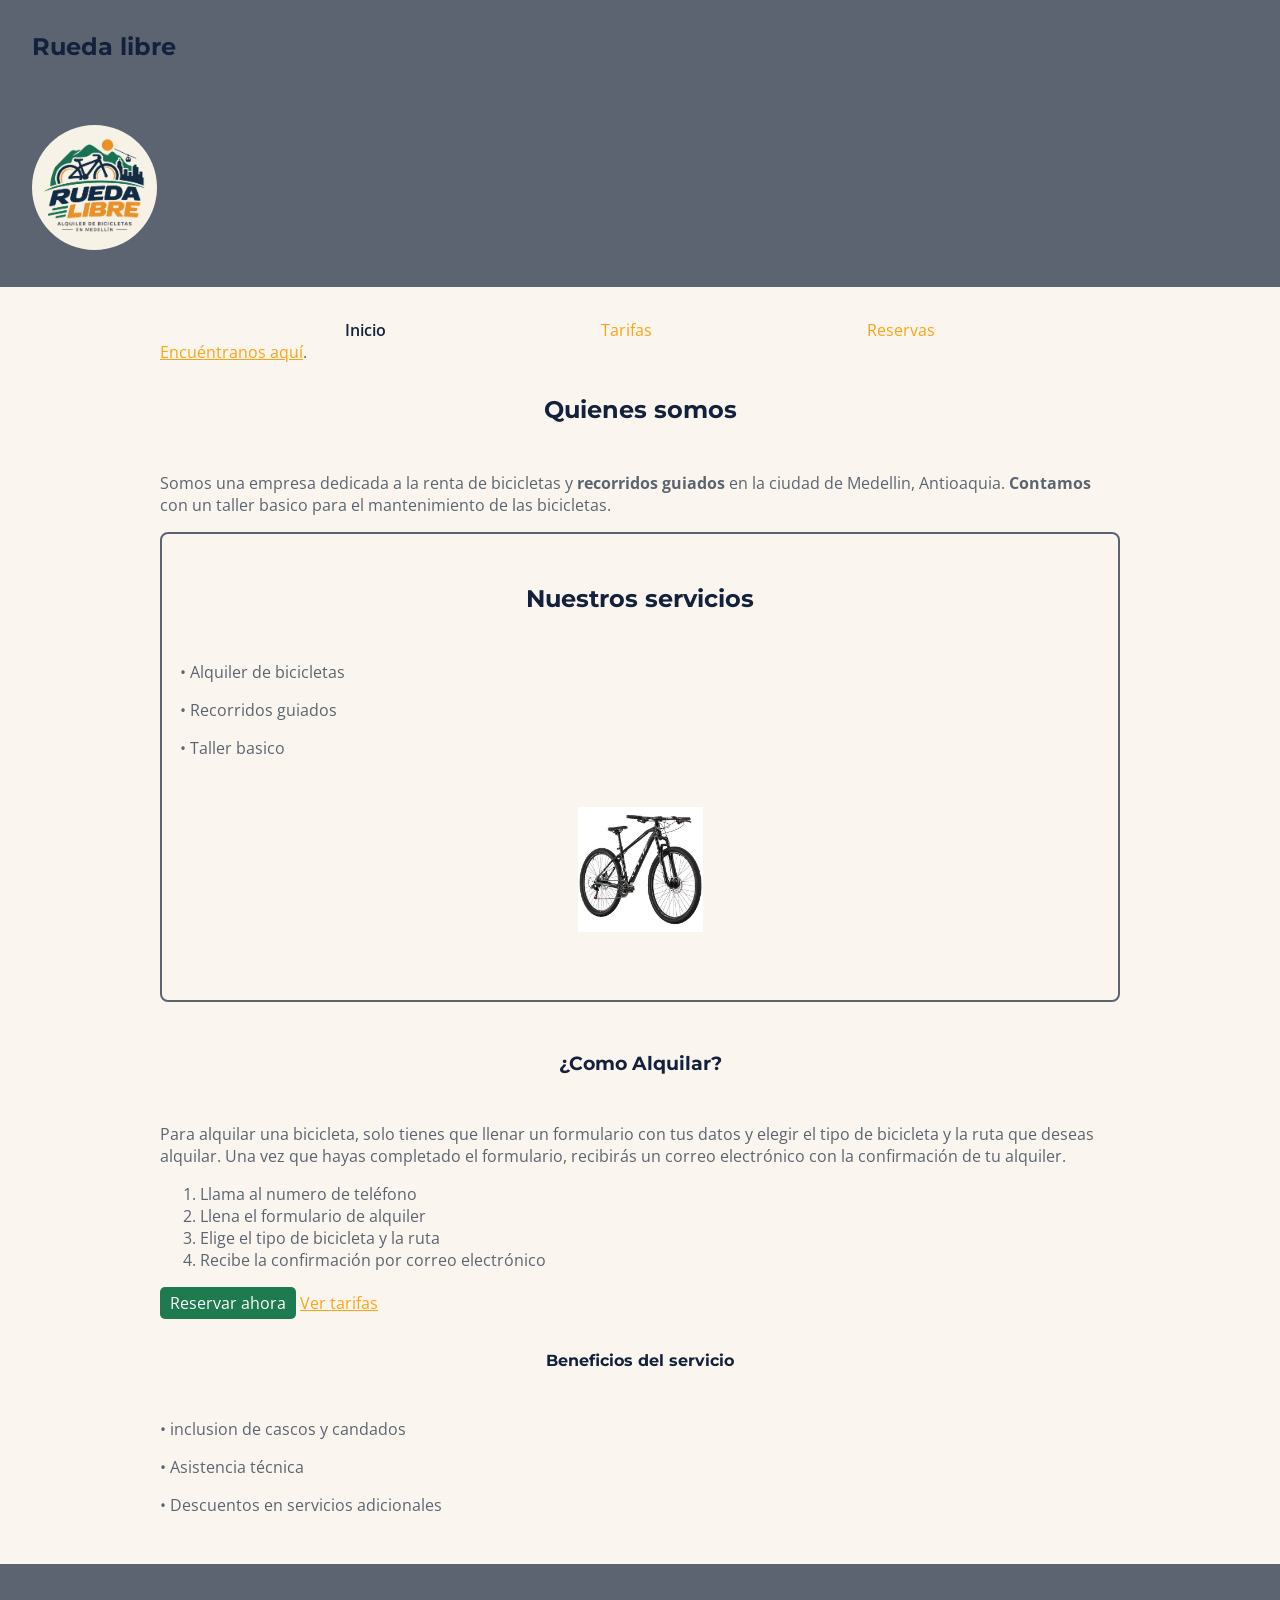
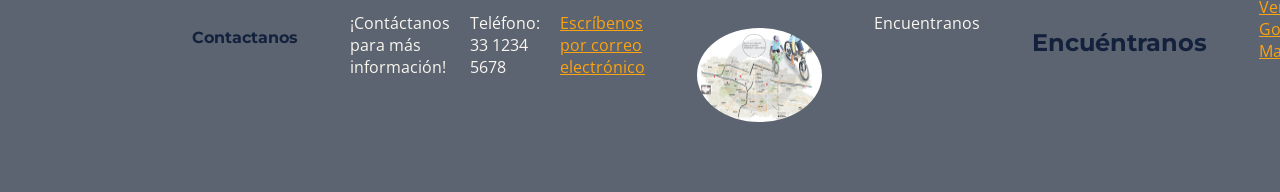
<file: rueda-libre/index .html>
<!DOCTYPE html>
<html lang="es">
<head>
    <meta charset="UTF-8">
    <meta name="viewport" content="width=device-width, initial-scale=1.0">
    <title>Rueda Libre</title>

    <link rel="preconnect" href="https://fonts.googleapis.com">
    <link rel="preconnect" href="https://fonts.gstatic.com" crossorigin>

    <link href="https://fonts.googleapis.com/css2?family=Montserrat:wght@400;700&family=Open+Sans:wght@400;600;700&display=swap" rel="stylesheet">

    <link rel="icon" type="image/png" href="img/Logo.png">
    <link rel="stylesheet" href="css/styles.css">
</head>
<body>
    <header>
        <section>
            <h1>Rueda libre</h1>
            <img src="img/Logo.png" alt="Logo de Rueda Libre">
        </section>
         
    </header>

    <main>        

         <nav>
            <ul id="menu">
                <li><a href="index.html" class="activo">Inicio</a></li>
                <li><a href="pagina/tarifas.html">Tarifas</a></li>
                <li><a href="pagina/reservas.html">Reservas</a></li>
            </ul>
        </nav>
        
        
    <a href="#encuentranos">Encuéntranos aquí</a>.


        <section>
        <h2>Quienes somos</h2>
        <p>Somos una empresa dedicada a la renta de bicicletas y <strong>recorridos guiados</strong> en la ciudad de Medellin, Antioaquia. <strong>Contamos</strong> con un taller basico para el mantenimiento de las bicicletas.</p>

        <article class="servicio">   
        <h2>Nuestros servicios</h2>
            <p>• Alquiler de bicicletas</p>
            <p>• Recorridos guiados</p>
            <p>• Taller basico</p>
            <img src="img/bicicleta.jpg" alt="bicicleta disponible">
        </article> 
        </section>

        <article>
        <h3>¿Como Alquilar?</h3>
        <p>Para alquilar una bicicleta, solo tienes que llenar un formulario con tus datos y elegir el tipo de bicicleta y la ruta que deseas alquilar. Una vez que hayas completado el formulario, recibirás un correo electrónico con la confirmación de tu alquiler.</p>
        

        <ol>
            <li> Llama al numero de teléfono</li>
            <li> Llena el formulario de alquiler</li>
            <li> Elige el tipo de bicicleta y la ruta</li>
            <li> Recibe la confirmación por correo electrónico</li>
        </ol>

        <a href="reservas.html" class="boton-reservar">Reservar ahora</a>
        
        <a href="pagina/tarifas.html">Ver tarifas</a>
        </article>

        <article>
        <h4>Beneficios del servicio</h4>
        <p>• inclusion de cascos y candados</p>
        <p>• Asistencia técnica </p>
        <p>• Descuentos en servicios adicionales</p>
        </article>

    </main>
    <section class="pdp">
    <footer>
        <h4>Contactanos</h4>
        <p>¡Contáctanos para más información!</p>
        <p>Teléfono: 33 1234 5678</p>
        
        <p>
            <a href="mailto:hola@ruedalibre.com">
                Escríbenos por correo electrónico
            </a>
        </p>
        <img class="ruta" src="img/ruta.jpg" alt="mapa con recorridos">
            <p>Encuentranos</p>
        
            <h2 id="encuentranos">Encuéntranos</h2>
            <a href ="https://www.google.com/maps/place/Taller+rueda+libre+JD/@6.2458504,-75.5557259,18.42z/data=!4m10!1m2!2m1!1srueda+libre!3m6!1s0x8e4429e0e02bac81:0x163e0248229859a!8m2!3d6.2461891!4d-75.5550718!15sCgtydWVkYSBsaWJyZZIBFm1vdG9yY3ljbGVfcmVwYWlyX3Nob3DgAQA!16s%2Fg%2F11vjbnnhz9?entry=ttu&g_ep=EgoyMDI2MTAxNC4wIKXMDSoASAFQAw%3D%3D
            target="_blank">Ver en Google Maps</a>

        <p>&copy; 2026 Rueda Libre. Todos los derechos reservados.</p>
    </section>
    </footer>
</body>
</html>
</file>
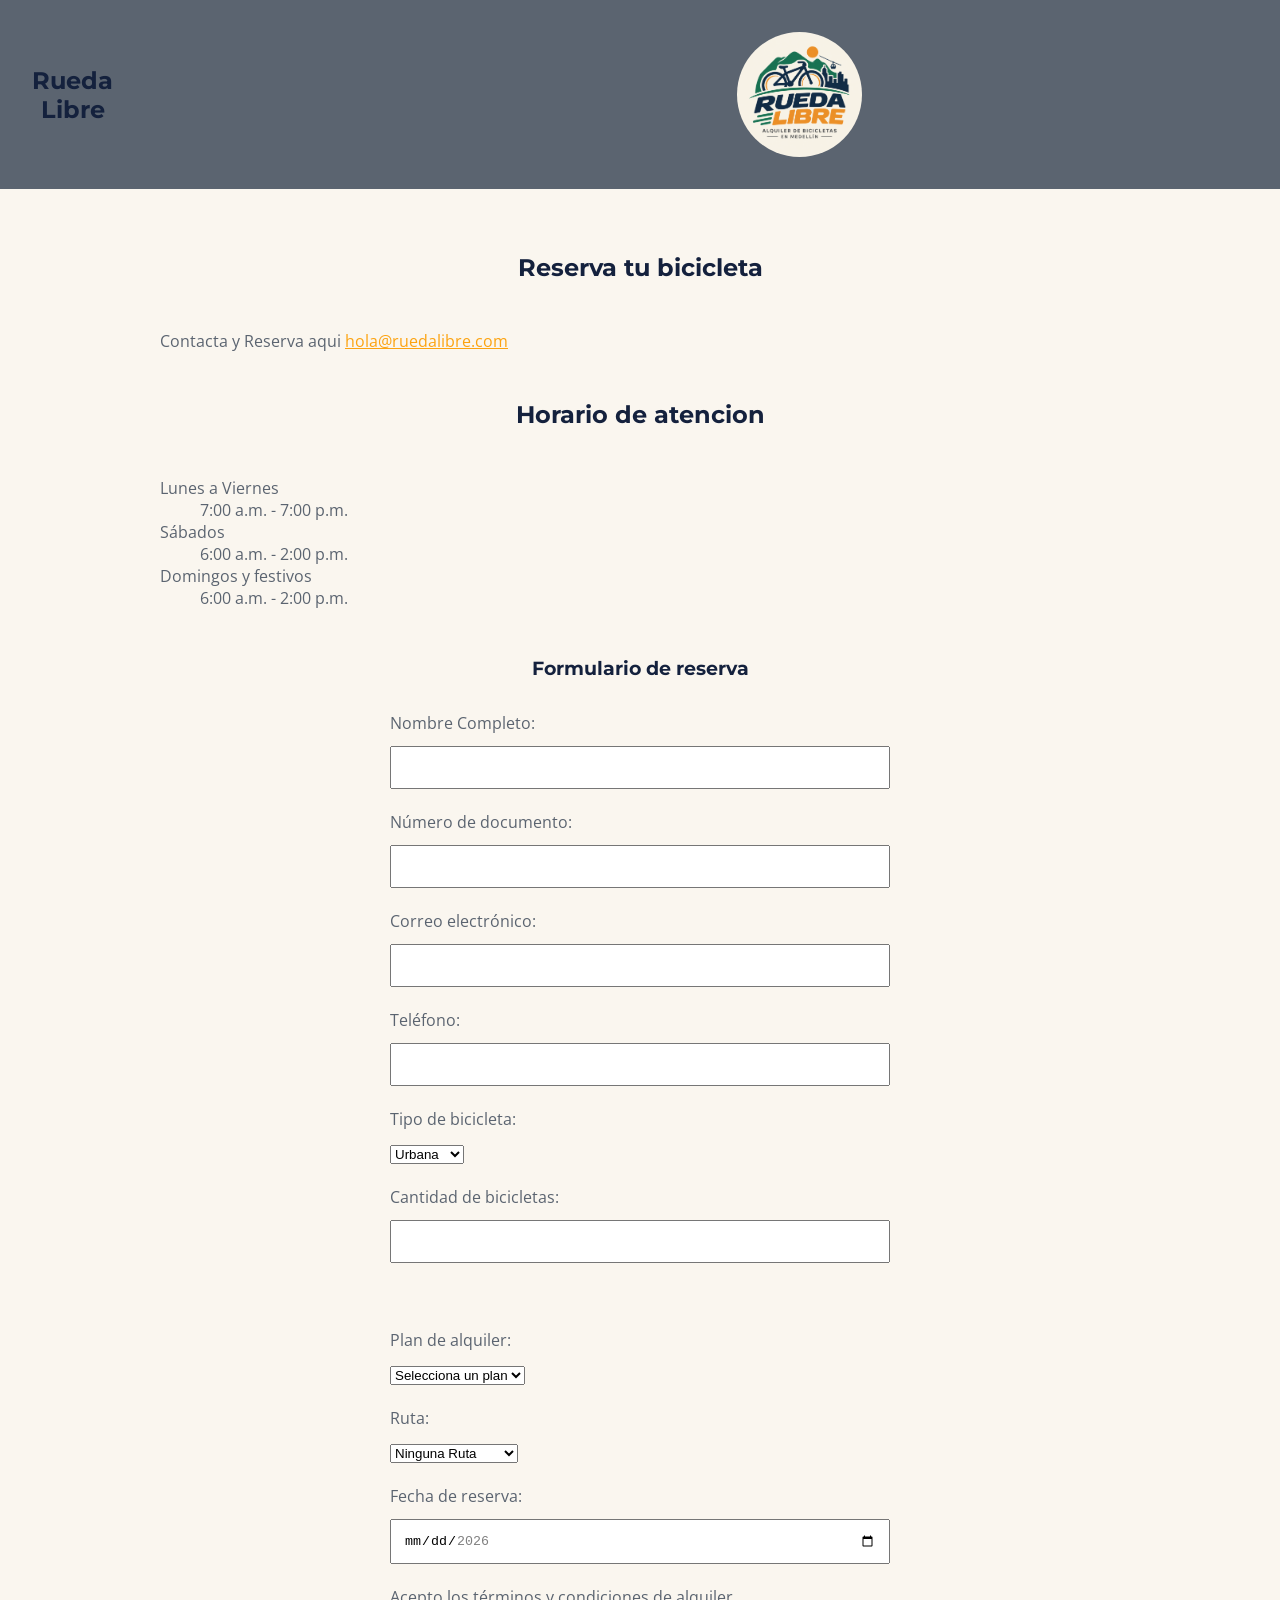
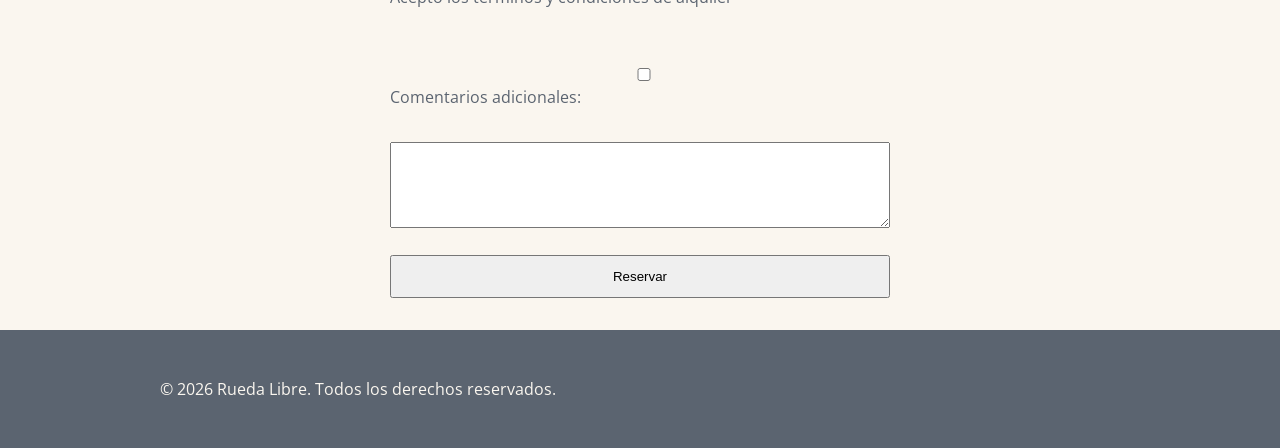
<file: rueda-libre/paginas/reservas.html>
<!DOCTYPE html>
<html lang="es">
<head>
    <meta charset="UTF-8">
    <meta name="viewport" content="width=device-width, initial-scale=1.0">
    <title>Reservas</title>

    <link rel="preconnect" href="https://fonts.googleapis.com">
    <link rel="preconnect" href="https://fonts.gstatic.com" crossorigin>

    <link href="https://fonts.googleapis.com/css2?family=Montserrat:wght@400;700&family=Open+Sans:wght@400;600;700&display=swap" rel="stylesheet">

    <link rel="icon" type="image/png" href="../img/Logo.png">
    <link rel="stylesheet" href="../css/styles.css">
</head>
<body>
    
    <header>
        <section class="cnt">
            <div class="idiv">
                <h1>Rueda Libre</h1>
            </div>

            <img src="../img/Logo.png" alt="Logo de Rueda Libre" width="150">
            <nav>
                <ul id="menu">
                    <li><a href="../index.html">Volver al inicio</a></li>
                    <li><a href="tarifas.html">Tarifas</a></li>
                    <li><a href="reservas.html" class="activo">Reservas</a></li>
                </ul>
            </nav>
        </section>
    </header>
    
<main>
    <section>
    <h1>Reserva tu bicicleta</h1>

    <p>
        Contacta y Reserva aqui
        <a href="mailto:hola@ruedalibre.com">
            hola@ruedalibre.com
        </a>    
    </p>
    </section>

    <section>
    <h2>Horario de atencion</h2>
    <dl>
        <dt>Lunes a Viernes</dt>
        <dd>7:00 a.m. - 7:00 p.m.</dd>
        <dt>Sábados</dt>
        <dd>6:00 a.m. - 2:00 p.m.</dd>
        <dt>Domingos y festivos</dt>
        <dd>6:00 a.m. - 2:00 p.m.</dd>    
    </dl>

    <h3>Formulario de reserva</h3>

        <form method="post">
            <label for="nombre">Nombre Completo:</label>
            <input type="text" id="nombre" name="nombre" required minlength="3"><br><br>

            <label for="documento">Número de documento:</label>
            <input type="tel" id="documento" name="documento" required 
            pattern="[0-9]{10}"
            title="ingresa entre 6 y 10 digitos numeros sin espacios ni texto"><br><br>

            <label for="email">Correo electrónico:</label>
            <input type="email" id="email" name="email" required><br><br>

            <label for="telefono">Teléfono:</label>
            <input type="tel" id="telefono" name="telefono" required 
            pattern="3[0-9]{9}"
            title="Ingrese 10 digitos empezando con 3"><br><br>

            <label for="bicicleta">Tipo de bicicleta:</label>
            <select id="bicicleta" name="bicicleta">
                <option
                <option value="urbana">Urbana</option>
                <option value="montaña">Montaña</option>
                <option value="electrica">Eléctrica</option>
            </select><br><br>

            <label for="cantidad">Cantidad de bicicletas:</label>
            <input id="cantidad" name="cantidad" required min="1" max="6""><br><br>   
            </input><br><br>

            <label for="plan">Plan de alquiler:</label>
            <select id="plan" name="plan"required>
                <option value="Selecciona un plan">Selecciona un plan</option>
                <option value="1hora">1 Hora</option>
                <option value="medio_dia">Medio día</option>
                <option value="dia_completo">Día completo</option>
            </select><br><br>

            <label for="ruta">Ruta:</label>
            <select id="ruta" name="ruta"requiered>
                <option value="Ninguna Ruta">Ninguna Ruta</option>
                <option value="Rio y parques">Río y parques</option>
                <option value="Sabores de barrio">Sabores de barrio</option>
                <option value="Retos las palmas">Retos las palmas</option>
            </select><br><br>

            <label for="fecha">Fecha de reserva:</label>
            <input type="date" id="fecha" name="fecha" required min="2026-11-01" max="2026-12-31"><br><br>
            
            <label for="terminos">Acepto los términos y condiciones de alquiler</label><br><br>
            <input type="checkbox" id="terminos" name="terminos" required>
          
            <label for="comentarios">Comentarios adicionales:</label><br>
            <textarea id="comentarios" name="comentarios" rows="4" cols="50" maxlength="300"></textarea><br><br>

            <input type="submit" value="Reservar">
        </form>

        


    </section>
    </main>
    <section class="pdp">
    <footer class="pdp">
        <p>© 2026 Rueda Libre. Todos los derechos reservados.</p>
    </section>
    </footer>
</body>
</html>
</file>
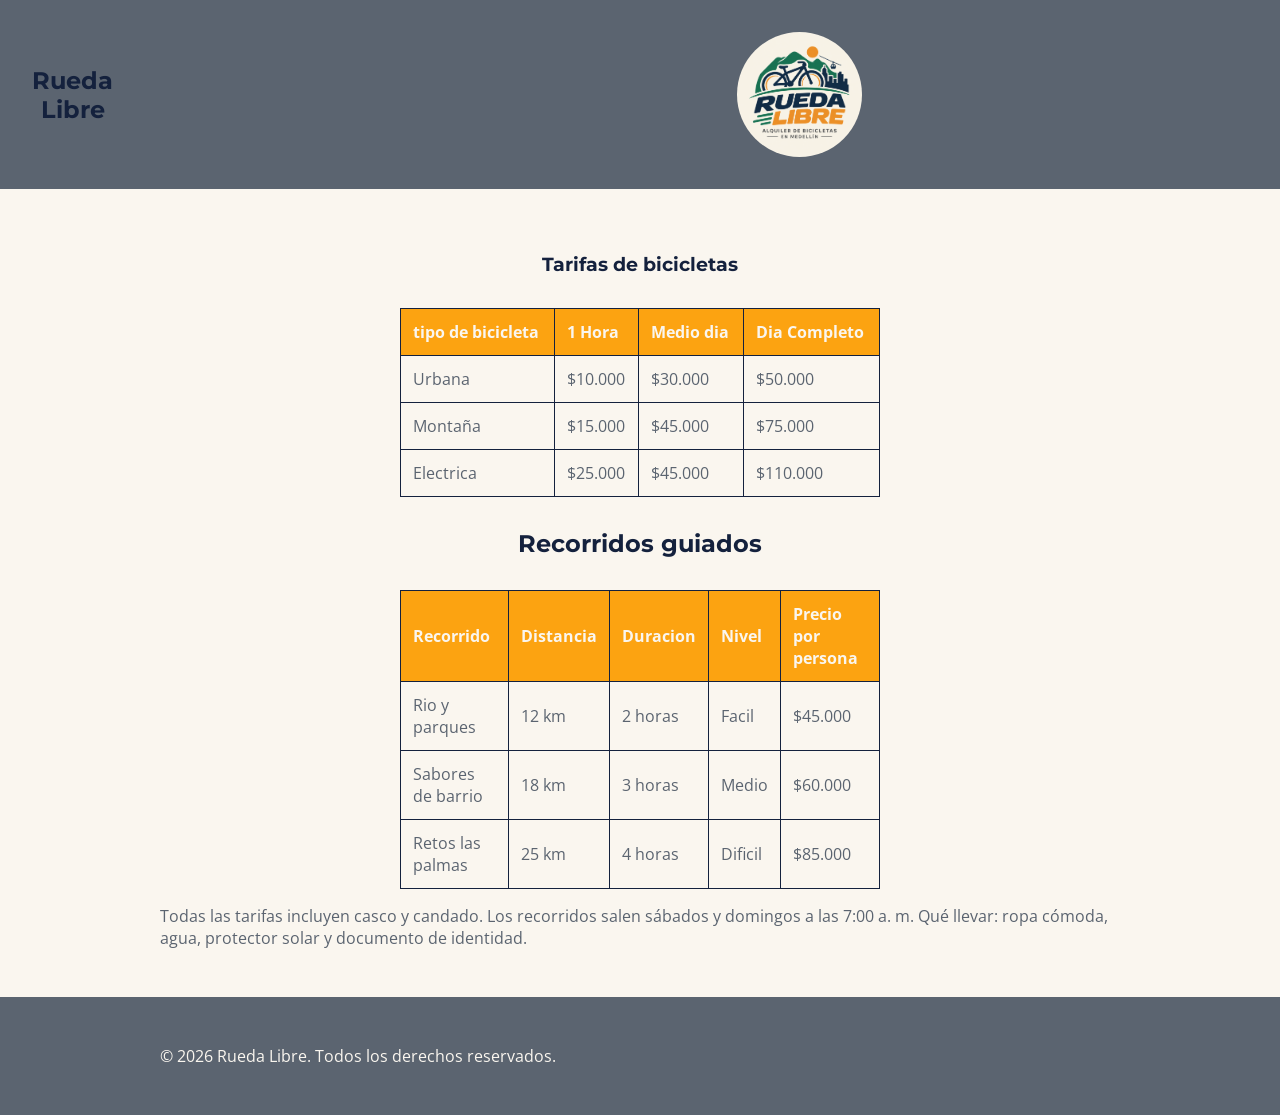
<file: rueda-libre/paginas/tarifas.html>
<!DOCTYPE html>
<html lang="es">
<head>
    <meta charset="UTF-8">
    <meta name="viewport" content="width=device-width, initial-scale=1.0">
    <title>Tarifas</title>

    <link rel="preconnect" href="https://fonts.googleapis.com">
    <link rel="preconnect" href="https://fonts.gstatic.com" crossorigin>

    <link href="https://fonts.googleapis.com/css2?family=Montserrat:wght@400;700&family=Open+Sans:wght@400;600;700&display=swap" rel="stylesheet">

    <link rel="icon" type="image/png" href="../img/Logo.png">
    <link rel="stylesheet" href="../css/styles.css">
</head>
<body>


<header>
  <section class="cnt">

    <div class="idiv">
      <h1>Rueda Libre</h1>
    </div>
    <img src="../img/Logo.png" alt="Logo de Rueda Libre">
    <nav>
        <ul id="menu">
          <li><a href="../index.html">Volver al inicio</a></li>
          <li><a href="reservas.html">Reservas</a></li>
          <li><a href="tarifas.html"class="activo">Tarifas</a></li>
        </ul>
    </nav>
  </section>
</header>



<main>

  <section>
    <article>
    <h1>Tarifas de bicicletas</h1>
    
    <table border="1" style="width: 50%; border-collapse: collapse;">

  <thead>
    <tr>
      <th>tipo de bicicleta</th>
      <th>1 Hora</th>
      <th>Medio dia</th>
      <th>Dia Completo</th>
    </tr>
  </thead>

  <tbody>
    <tr>
      <td>Urbana</td>
      <td>$10.000</td>
      <td>$30.000</td>
      <td>$50.000</td>
    </tr>
    <tr>
      <td>Montaña</td>
      <td>$15.000</td>
      <td>$45.000</td>
      <td>$75.000</td>
    </tr>
    <tr>
      <td>Electrica</td>
      <td>$25.000</td>
      <td>$45.000</td>
      <td>$110.000</td>
    </tr>
    </tbody>
    </table>
  </article>
  </section>


  <section>
    <article>
    <h2>Recorridos guiados</h2> 
    
    
    <table border="1" style="width: 50%; border-collapse: collapse;">
        <thead>
            <tr>
                <th>Recorrido</th>
                <th>Distancia</th>
                <th>Duracion</th>
                <th>Nivel</th>
            <th>Precio por persona</th>
        </tr>
    </thead>

    <tbody>
        <tr>
            <td>Rio y parques</td>
            <td>12 km</td>
            <td>2 horas</td>
            <td>Facil</td>
            <td>$45.000</td>
        </tr>
        <tr>
            <td>Sabores de barrio</td>
            <td>18 km</td>
            <td>3 horas</td>
            <td>Medio</td>
            <td>$60.000</td>
        </tr>
        <tr>
            <td>Retos las palmas</td>
            <td>25 km</td>
            <td>4 horas</td>
            <td>Dificil</td>
            <td>$85.000</td>
        </tr>
    </tbody>
    </table>
    
   
  <p>Todas las tarifas incluyen casco y candado. Los recorridos salen sábados y domingos a las 7:00 a. m. Qué llevar: ropa cómoda, agua, protector solar y documento de identidad.</p>

  </article>
    </section>
 </main>
  <section class="pdp">
  <footer>
        <p>© 2026 Rueda Libre. Todos los derechos reservados.</p>
  </section>
  </footer>


        
</body>
</html>
</file>
<file: css/styles.css>
/* =========================================
   1. VARIABLES GLOBALES DE IDENTIDAD
   ========================================= */
:root {
    /* Colores corporativos */
    --primary-color: #14213D;
    --secondary-color: #5B6470;
    --background-color: #FAF6EF;
    --button-color: #FCA311;
    --links-color: #1E7A4F;
    
    /* Tipografías */
    --font-family: 'Open Sans', sans-serif;
    --heading-font-family: 'Montserrat', sans-serif;

    /* Espaciados base */
    --espaciado-mediano: 1rem;
    --espaciado-grande: 2rem;
}

/* =========================================
   2. ESTILOS BASE E IDENTIDAD DE MARCA
   ========================================= */
* {
    box-sizing: border-box;
}

body {
    font-family: var(--font-family);
    background-color: var(--background-color);
    color: #000000;
    margin: 0;
    padding: 0;
}

/* Tipografía de títulos */
h1, h2, h3, h4, h5, h6 {
    font-family: var(--heading-font-family);
}

/* Enlaces base */
a {
    color: var(--links-color);
}

#menu a:hover, #menu a.activo {
    background-color: var(--links-color);
    color: #FFFFFF !important;
}

/* =========================================
   3. ESTILOS PERSONALIZADOS DE TABLA
   ========================================= */
table {
    border-collapse: collapse;
}

th {
    background-color: var(--button-color) !important;
    color: #FFFFFF !important;
    font-family: var(--heading-font-family);
    border: 1px solid var(--primary-color);
}

td {
    border: 1px solid var(--primary-color);
}

/* =========================================
   4. ESTADOS Y FOCO ACCESIBLE
   ========================================= */
input:focus, select:focus, textarea:focus {
    border-color: var(--button-color) !important;
    box-shadow: 0 0 0 0.25rem rgba(255, 196, 0, 0.4) !important;
}
</file>
<file: rueda-libre/css/styles.css>
/* =========================================
   1. VARIABLES GLOBALES
   ========================================= */
:root {
    /* Colores */
    --primary-color: #14213D;
    --secondary-color: #5B6470;
    --background-color: #FAF6EF;
    --button-color: #FCA311;
    --links-color: #1E7A4F;
    --font-family: 'Open Sans', sans-serif;
    --heading-font-family: 'Montserrat', sans-serif;

    /* Espaciados */
    --espaciado-pequeño: 0.5rem;
    --espaciado-mediano: 1rem;
    --espaciado-grande: 2rem;

    /* Tamaños y bordes */
    --spacing-md: 18px;
    --radius-md: 8px;
}


/* =========================================
   2. ESTILOS GENERALES DEL DOCUMENTO
   ========================================= */
body {
    font-family: var(--font-family);
    background-color: var(--background-color);
    color: var(--secondary-color);
    margin: 0;
    padding: 0;
}

/* =========================================
   3. CONTENIDO PRINCIPAL
   ========================================= */
main {

    padding: var(--espaciado-grande);
    max-width: 60rem;
    margin: 0 auto;

}

/* =========================================
   4. ENCABEZADO Y LOGO
   ========================================= */
header {
    display: flex;
    flex-direction: row;
    background-color: #5B6470;
}

/* Contenedor general del encabezado */
.cnt {
    display: flex;
    align-items: center;
    justify-content: center;
    gap: 35rem;

}

/* Contenedor del título y la imagen */

.idiv{
    display: flex;
    flex-direction: row;
    justify-content: space-between;
    align-content: center;
    
}

/* Imágenes generales */
img {
    margin: 0 auto;
    padding: var(--espaciado-grande);
    max-width: 125px;
    border-radius: 100%;
}


/* =========================================
   5. TÍTULOS
   ========================================= */

h1, h2, h3, h4, h5, h6 {
    max-width: 60rem;
    margin: 0 auto;
    padding: var(--espaciado-grande);
    font-family: var(--heading-font-family);
    color: var(--primary-color);
    text-align: center;
}


/* =========================================
   6. MENÚ DE NAVEGACIÓN
   ========================================= */

/* Organización de los enlaces del menú */

#menu {
    display: flex;
    justify-content: space-evenly;
    padding: 0;
    gap: 15px;
    list-style: none;
    flex-wrap: wrap;
    margin: 0;
    
}

/* Estilos generales de los enlaces */

#menu a {
    color: var(--button-color);
    text-decoration: none;
    padding: 10px 15px;
    border-radius: 5px;
}

/* Identificación del enlace de la página actual */

#menu a {
    color: var(--button-color);
    text-decoration: none;
    padding: 10px 15px;
    border-radius: 5px;
}

/* Identificación del enlace de la página actual */

#menu a.activo{

  color: var(--primary-color); font-weight: 600; 
        
}

/* Indicador de enfoque mediante el teclado */

#menu a:focus {
    outline: 2px solid var(--button-color);
    outline-offset: 2px;
}


/* Efecto cuando el cursor pasa sobre un enlace */

#menu a:hover {
    background-color: var(--links-color);
    color: #FFFFFF;
}
/* =========================================
   7. BOTÓN DE RESERVAS
   ========================================= */

/* Apariencia principal del botón */

.boton-reservar {
    display: inline-block;
    padding: 5px 10px;
    background-color: var(--links-color);
    color: #FFFFFF;
    text-decoration: none;
    border-radius: 5px;
    transition: background-color 0.3s, color 0.3s;
}

/* Efecto al pasar el cursor por el botón */

.boton-reservar:hover {
    background-color: var(--button-color);
    color: #FFFFFF;
}

/* Indicador de enfoque del botón */

.boton-reservar:focus {
    outline: 3px solid var(--button-color);
    outline-offset: 3px;
}

/* =========================================
   8. FORMULARIOS Y CAMPOS DE ENTRADA
   ========================================= */

/* Indicador de enfoque de los campos */

input:focus,
select:focus, 
textarea:focus {
    outline: 3px solid var(--button-color);
    outline-offset: 2px;
}

/* Contenedor general del formulario */

form {

    width: 100%;
    max-width: 500px;
    margin: 0 auto;

}

/* Separación entre grupos del formulario */

.grupo {

    margin-bottom: 15px;

}

/* Etiquetas de los campos */

label {
    display: block;
    margin-bottom: 12px;
}

/* Campos de texto y áreas de escritura */

input,
textarea {

    width: 100%;
    padding: 12px;
    box-sizing: border-box;

}

/* Botones de los formularios */

button {

    padding: 12px 28px;
    cursor: pointer;

}

/* =========================================
   9. TARJETAS DE SERVICIOS
   ========================================= */

/* Diseño general de cada tarjeta */

.servicio {
    padding: var(--spacing-md);
    border: 2px solid var(--secondary-color);
    border-radius: var(--radius-md);
    margin-bottom: var(--spacing-md);
}

/* Imágenes dentro de las tarjetas */

.servicio img {

    display: block; 
    width: 100%;
    height: auto;
    border-radius: 0.5rem;
    margin-bottom: var(--spacing-md);

}

/* =========================================
   10. PIE DE PÁGINA
   ========================================= */

/* Contenedor general del pie */

footer {

    padding: var(--espaciado-grande);
    max-width: 60rem;
    margin: 0 auto;
    display: flex;
    justify-content: space-between;
    align-items: flex-start;
    gap: 20px;
    background-color: #5B6470;

}

/* Texto del pie de página */

.pdp {

    background-color: #5B6470;
    color: var(--background-color);

}

.site-footer {
    display: flex;
    justify-content: space-between;
    align-items: flex-start;
    flex-wrap: wrap;
    gap: 1rem;
}

.site-footer > div {
    flex: 1;
}

/* =========================================
   11. ENLACES GENERALES
   ========================================= */


a {

    color: var(--button-color)
}

/* =========================================
   12. TABLAS
   ========================================= */

table {

    width: 100%;
    border-collapse: collapse;
    margin-left: auto;
    margin-right: auto;
}

th,
td {

    padding: 12px;
    border: 1px solid #14213D;
    text-align: left;
}


th {

    background-color: #FCA311;
    color: #FAF6EF;

}
</file>
